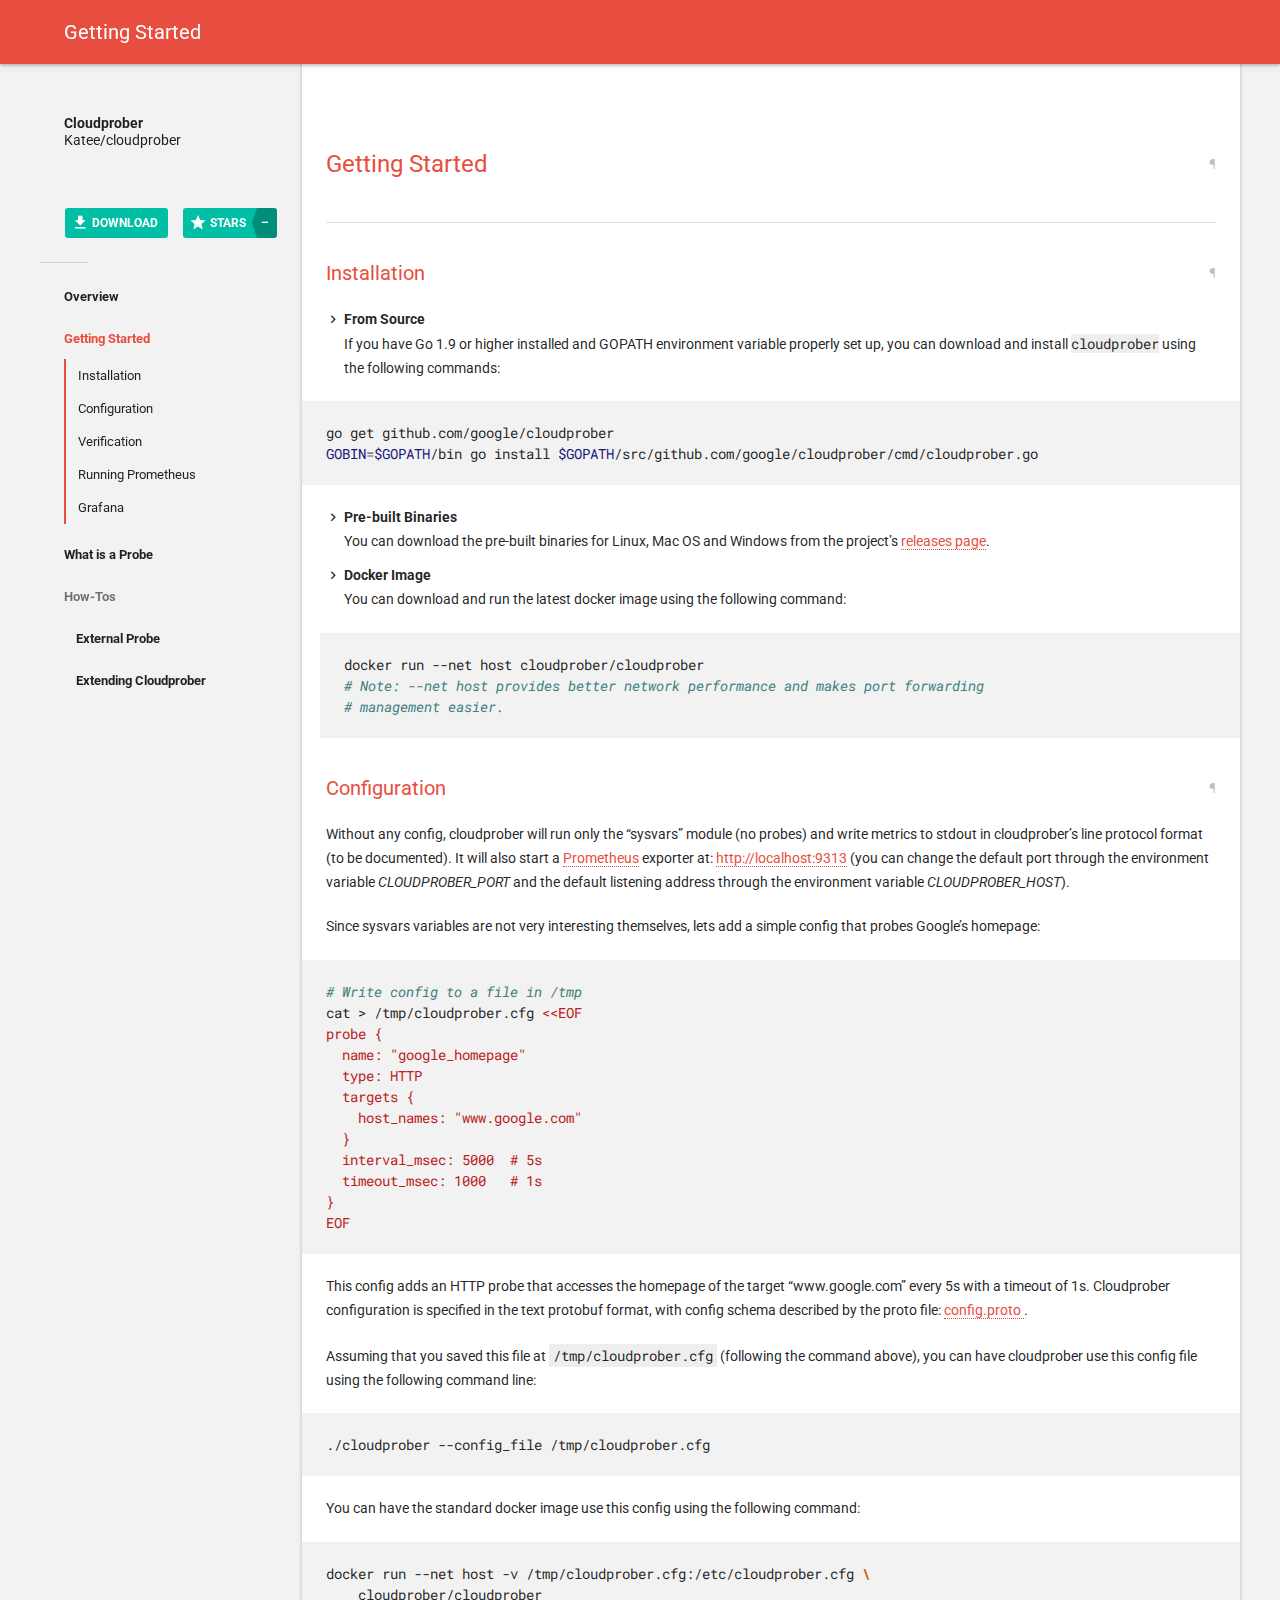
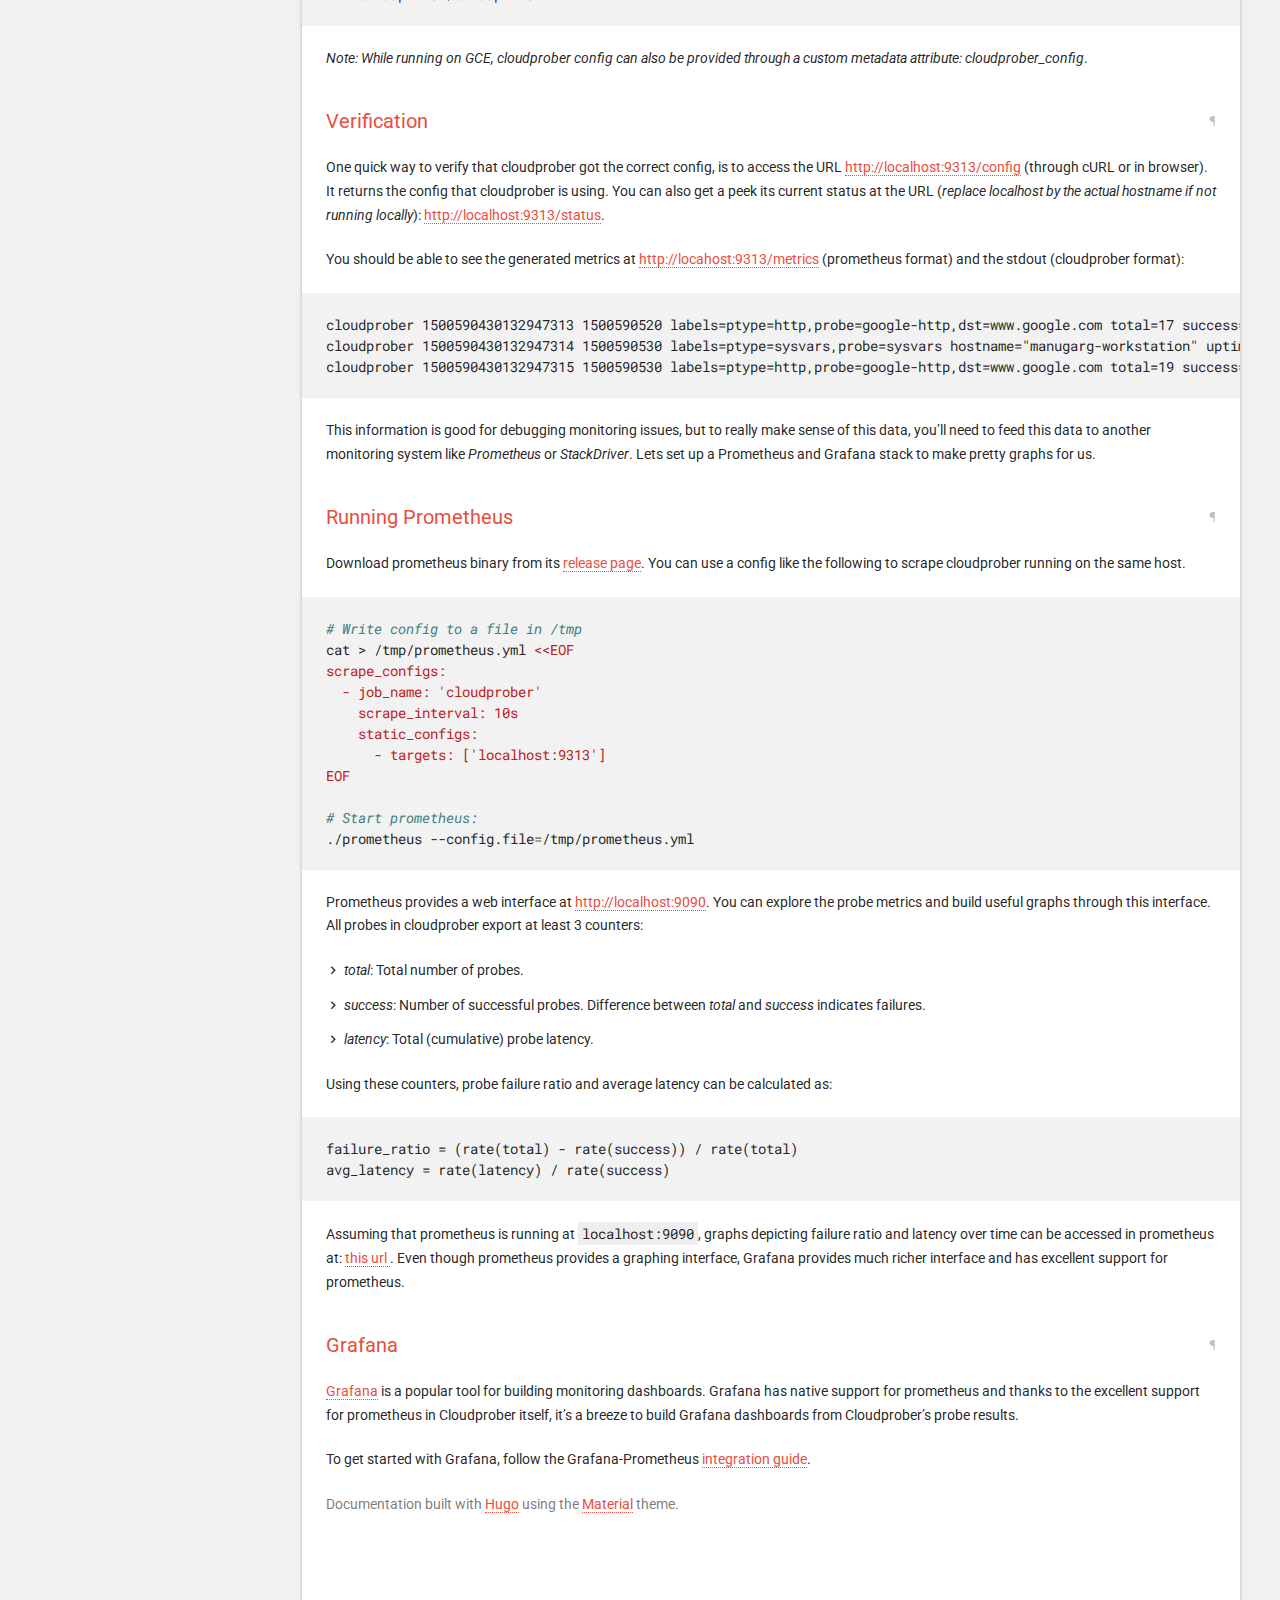
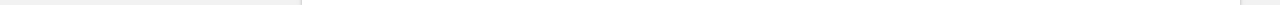
<file: getting-started/index.html>
<!DOCTYPE html>
  
  
  
  
   <html class="no-js"> 

  <head lang="en-us">
    <meta charset="utf-8">
    <meta name="viewport" content="width=device-width,user-scalable=no,initial-scale=1,maximum-scale=1">
    <meta http-equiv="X-UA-Compatible" content="IE=10" />
    <title>Getting Started - Cloudprober</title>
    <meta name="generator" content="Hugo 0.54.0" />

    
    <link rel="canonical" href="https://katee.github.io/cloudprober/getting-started/">
    

    <meta property="og:url" content="https://katee.github.io/cloudprober/getting-started/">
    <meta property="og:title" content="Cloudprober">
    
    <meta name="apple-mobile-web-app-title" content="Cloudprober">
    <meta name="apple-mobile-web-app-capable" content="yes">
    <meta name="apple-mobile-web-app-status-bar-style" content="black-translucent">

    <link rel="shortcut icon" type="image/x-icon" href="https://katee.github.io/cloudprober/images/favicon.ico">
    <link rel="icon" type="image/x-icon" href="https://katee.github.io/cloudprober/images/favicon.ico">

    <style>
      @font-face {
        font-family: 'Icon';
        src: url('https://katee.github.io/cloudprober/fonts/icon.eot');
        src: url('https://katee.github.io/cloudprober/fonts/icon.eot')
               format('embedded-opentype'),
             url('https://katee.github.io/cloudprober/fonts/icon.woff')
               format('woff'),
             url('https://katee.github.io/cloudprober/fonts/icon.ttf')
               format('truetype'),
             url('https://katee.github.io/cloudprober/fonts/icon.svg')
               format('svg');
        font-weight: normal;
        font-style: normal;
      }
    </style>

    <link rel="stylesheet" href="https://katee.github.io/cloudprober/stylesheets/application.css">
    <link rel="stylesheet" href="https://katee.github.io/cloudprober/stylesheets/temporary.css">
    <link rel="stylesheet" href="https://katee.github.io/cloudprober/stylesheets/palettes.css">
    <link rel="stylesheet" href="https://katee.github.io/cloudprober/stylesheets/syntax.css">

    
    
    
    <link rel="stylesheet" href="//fonts.googleapis.com/css?family=Roboto:400,700|Roboto&#43;Mono">
    <style>
      body, input {
        font-family: 'Roboto', Helvetica, Arial, sans-serif;
      }
      pre, code {
        font-family: 'Roboto Mono', 'Courier New', 'Courier', monospace;
      }
    </style>

    
    <script src="https://katee.github.io/cloudprober/javascripts/modernizr.js"></script>

    

  </head>
  <body class=" ">



	
	


<div class="backdrop">
	<div class="backdrop-paper"></div>
</div>

<input class="toggle" type="checkbox" id="toggle-drawer">
<input class="toggle" type="checkbox" id="toggle-search">
<label class="toggle-button overlay" for="toggle-drawer"></label>

<header class="header">
	<nav aria-label="Header">
  <div class="bar default">
    <div class="button button-menu" role="button" aria-label="Menu">
      <label class="toggle-button icon icon-menu" for="toggle-drawer">
        <span></span>
      </label>
    </div>
    <div class="stretch">
      <div class="title">
        Getting Started
      </div>
    </div>

    

    
    
        
  </div>
  <div class="bar search">
    <div class="button button-close" role="button" aria-label="Close">
      <label class="toggle-button icon icon-back" for="toggle-search"></label>
    </div>
    <div class="stretch">
      <div class="field">
        <input class="query" type="text" placeholder="Search" autocapitalize="off" autocorrect="off" autocomplete="off" spellcheck>
      </div>
    </div>
    <div class="button button-reset" role="button" aria-label="Search">
      <button class="toggle-button icon icon-close" id="reset-search"></button>
    </div>
  </div>
</nav>
</header>

<main class="main">
	<div class="drawer">
		<nav aria-label="Navigation">
  <a href="https://github.com/Katee/cloudprober" class="project">
    <div class="banner">
      
      <div class="name">
        <strong>Cloudprober </strong>
        
          <br>
          Katee/cloudprober
        
      </div>
    </div>
  </a>

  <div class="scrollable">
    <div class="wrapper">
      
        <ul class="repo">
          <li class="repo-download">
            <a href="https://github.com/Katee/cloudprober/archive/master.zip" target="_blank" title="Download" data-action="download">
              <i class="icon icon-download"></i> Download
            </a>
          </li>
          <li class="repo-stars">
            <a href="https://github.com/Katee/cloudprober/stargazers" target="_blank" title="Stargazers" data-action="star">
              <i class="icon icon-star"></i> Stars
              <span class="count">&ndash;</span>
            </a>
          </li>
        </ul>
        <hr>
      

      <div class="toc">
        
        <ul>
          




<li>
  
    



<a  title="Overview" href="https://katee.github.io/cloudprober/">
	
	Overview
</a>



  
</li>



<li>
  
    



<a class="current" title="Getting Started" href="https://katee.github.io/cloudprober/getting-started/">
	
	Getting Started
</a>


<ul id="scrollspy">
</ul>


  
</li>



<li>
  
    



<a  title="What is a Probe" href="https://katee.github.io/cloudprober/concepts/probe/">
	
	What is a Probe
</a>



  
</li>



<li>
  
    <span class="section">How-Tos</span>
    <ul>
      
        
        



<a  title="External Probe" href="https://katee.github.io/cloudprober/how-to/external-probe/">
	
	External Probe
</a>



      
        
        



<a  title="Extending Cloudprober" href="https://katee.github.io/cloudprober/how-to/extensions/">
	
	Extending Cloudprober
</a>



      
    </ul>
  
</li>


        </ul>
        

        
      </div>
    </div>
  </div>
</nav>

	</div>

	<article class="article">
		<div class="wrapper">
			<h1>Getting Started </h1>

			

<h2 id="installation">Installation</h2>

<ul>
<li><strong>From Source</strong><br />
If you have Go 1.9 or higher installed and GOPATH environment variable properly set up, you
can download and install <code>cloudprober</code> using the following commands:</li>
</ul>

<div class="highlight"><pre class="chroma"><code class="language-bash" data-lang="bash">go get github.com/google/cloudprober
<span class="nv">GOBIN</span><span class="o">=</span><span class="nv">$GOPATH</span>/bin go install <span class="nv">$GOPATH</span>/src/github.com/google/cloudprober/cmd/cloudprober.go</code></pre></div>

<ul>
<li><p><strong>Pre-built Binaries</strong><br />
You can download the pre-built binaries for Linux, Mac OS and Windows from the
project&rsquo;s <a href="http://github.com/google/cloudprober/releases">releases page</a>.</p></li>

<li><p><strong>Docker Image</strong><br />
You can download and run the latest docker image using the following command:
<div class="highlight"><pre class="chroma"><code class="language-bash" data-lang="bash">docker run --net host cloudprober/cloudprober
<span class="c1"># Note: --net host provides better network performance and makes port forwarding</span>
<span class="c1"># management easier.</span></code></pre></div></p></li>
</ul>

<h2 id="configuration">Configuration</h2>

<p>Without any config, cloudprober will run only the &ldquo;sysvars&rdquo; module (no probes)
and write metrics to stdout in cloudprober&rsquo;s line protocol format (to be
documented). It will also start a <a href="http://prometheus.io">Prometheus</a> exporter
at: <a href="http://localhost:9313">http://localhost:9313</a> (you can change the default port through the
environment variable <em>CLOUDPROBER_PORT</em> and the default listening address
through the environment variable <em>CLOUDPROBER_HOST</em>).</p>

<p>Since sysvars variables are not very interesting themselves, lets add a simple
config that probes Google&rsquo;s homepage:</p>

<div class="highlight"><pre class="chroma"><code class="language-bash" data-lang="bash"><span class="c1"># Write config to a file in /tmp</span>
cat &gt; /tmp/cloudprober.cfg <span class="s">&lt;&lt;EOF
</span><span class="s">probe {
</span><span class="s">  name: &#34;google_homepage&#34;
</span><span class="s">  type: HTTP
</span><span class="s">  targets {
</span><span class="s">    host_names: &#34;www.google.com&#34;
</span><span class="s">  }
</span><span class="s">  interval_msec: 5000  # 5s
</span><span class="s">  timeout_msec: 1000   # 1s
</span><span class="s">}
</span><span class="s">EOF</span></code></pre></div>

<p>This config adds an HTTP probe that accesses the homepage of the target
&ldquo;www.google.com&rdquo; every 5s with a timeout of 1s. Cloudprober configuration is
specified in the text protobuf format, with config schema described by the
proto file: <a href="https://github.com/google/cloudprober/blob/master/config/proto/config.proto">config.proto
</a>.</p>

<p>Assuming that you saved this file at <code>/tmp/cloudprober.cfg</code> (following the
command above), you can have cloudprober use this config file using the following command line:</p>

<div class="highlight"><pre class="chroma"><code class="language-bash" data-lang="bash">./cloudprober --config_file /tmp/cloudprober.cfg</code></pre></div>

<p>You can have the standard docker image use this config using the following
command:
<div class="highlight"><pre class="chroma"><code class="language-bash" data-lang="bash">docker run --net host -v /tmp/cloudprober.cfg:/etc/cloudprober.cfg <span class="se">\
</span><span class="se"></span>    cloudprober/cloudprober</code></pre></div></p>

<p><em>Note: While running on GCE, cloudprober config can also be provided through a
custom metadata attribute: cloudprober_config</em>.</p>

<h2 id="verification">Verification</h2>

<p>One quick way to verify that cloudprober got the correct config, is to access
the URL <a href="http://localhost:9313/config">http://localhost:9313/config</a> (through cURL or in browser). It returns
the config that cloudprober is using. You can also get a peek its current
status at the URL (<em>replace localhost by the actual hostname if not running
locally</em>): <a href="http://localhost:9313/status">http://localhost:9313/status</a>.</p>

<p>You should be able to see the generated metrics at <a href="http://locahost:9313/metrics">http://locahost:9313/metrics</a>
(prometheus format) and the stdout (cloudprober format):</p>

<div class="highlight"><pre class="chroma"><code class="language-text" data-lang="text">cloudprober 1500590430132947313 1500590520 labels=ptype=http,probe=google-http,dst=www.google.com total=17 success=17 latency=1808357 timeouts=0 resp-code=map:code,200:17
cloudprober 1500590430132947314 1500590530 labels=ptype=sysvars,probe=sysvars hostname=&#34;manugarg-workstation&#34; uptime=100
cloudprober 1500590430132947315 1500590530 labels=ptype=http,probe=google-http,dst=www.google.com total=19 success=19 latency=2116441 timeouts=0 resp-code=map:code,200:19</code></pre></div>

<p>This information is good for debugging monitoring issues, but to really make
sense of this data, you&rsquo;ll need to feed this data to another monitoring system
like <em>Prometheus</em> or <em>StackDriver</em>. Lets set up a Prometheus and Grafana stack
to make pretty graphs for us.</p>

<h2 id="running-prometheus">Running Prometheus</h2>

<p>Download prometheus binary from its <a href="https://prometheus.io/download/">release page</a>. You can use a config like the following
to scrape cloudprober running on the same host.</p>

<div class="highlight"><pre class="chroma"><code class="language-bash" data-lang="bash"><span class="c1"># Write config to a file in /tmp</span>
cat &gt; /tmp/prometheus.yml <span class="s">&lt;&lt;EOF
</span><span class="s">scrape_configs:
</span><span class="s">  - job_name: &#39;cloudprober&#39;
</span><span class="s">    scrape_interval: 10s
</span><span class="s">    static_configs:
</span><span class="s">      - targets: [&#39;localhost:9313&#39;]
</span><span class="s">EOF</span>

<span class="c1"># Start prometheus:</span>
./prometheus --config.file<span class="o">=</span>/tmp/prometheus.yml</code></pre></div>

<p>Prometheus provides a web interface at <a href="http://localhost:9090">http://localhost:9090</a>. You can explore
the probe metrics and build useful graphs through this interface. All probes
in cloudprober export at least 3 counters:</p>

<ul>
<li><em>total</em>: Total number of probes.</li>
<li><em>success</em>: Number of successful probes. Difference between <em>total</em> and
           <em>success</em> indicates failures.</li>
<li><em>latency</em>: Total (cumulative) probe latency.</li>
</ul>

<p>Using these counters, probe failure ratio and average latency can be calculated
as:</p>

<div class="highlight"><pre class="chroma"><code class="language-text" data-lang="text">failure_ratio = (rate(total) - rate(success)) / rate(total)
avg_latency = rate(latency) / rate(success)</code></pre></div>

<p>Assuming that prometheus is running at <code>localhost:9090</code>, graphs depicting
failure ratio and latency over time can be accessed in prometheus at: <a href="http://localhost:9090/graph?g0.range_input=1h&amp;g0.expr=(rate(total%5B1m%5D)+-+rate(success%5B1m%5D))+%2F+rate(total%5B1m%5D)&amp;g0.tab=0&amp;g1.range_input=1h&amp;g1.expr=rate(latency%5B1m%5D)+%2F+rate(success%5B1m%5D)+%2F+1000&amp;g1.tab=0">this url </a>.
Even though prometheus provides a graphing interface, Grafana provides much
richer interface and has excellent support for prometheus.</p>

<h2 id="grafana">Grafana</h2>

<p><a href="https://grafana.com">Grafana</a> is a popular tool for building monitoring
dashboards. Grafana has native support for prometheus and thanks to the
excellent support for prometheus in Cloudprober itself, it&rsquo;s a breeze to build
Grafana dashboards from Cloudprober&rsquo;s probe results.</p>

<p>To get started with Grafana, follow the Grafana-Prometheus
<a href="https://prometheus.io/docs/visualization/grafana/">integration guide</a>.</p>


			<aside class="copyright" role="note">
				
				Documentation built with
				<a href="https://www.gohugo.io" target="_blank">Hugo</a>
				using the
				<a href="http://github.com/digitalcraftsman/hugo-material-docs" target="_blank">Material</a> theme.
			</aside>

			<footer class="footer">
				
			</footer>
		</div>
	</article>

	<div class="results" role="status" aria-live="polite">
		<div class="scrollable">
			<div class="wrapper">
				<div class="meta"></div>
				<div class="list"></div>
			</div>
		</div>
	</div>
</main>

    <script>
    
      var base_url = 'https:\/\/katee.github.io\/cloudprober\/';
      var repo_id  = 'Katee\/cloudprober';
    
    </script>

    <script src="https://katee.github.io/cloudprober/javascripts/application.js"></script>
    

    <script>
      /* Add headers to scrollspy */
      var headers   = document.getElementsByTagName("h2");
      var scrollspy = document.getElementById('scrollspy');

      if(scrollspy) {
        if(headers.length > 0) {
          for(var i = 0; i < headers.length; i++) {
            var li = document.createElement("li");
            li.setAttribute("class", "anchor");

            var a  = document.createElement("a");
            a.setAttribute("href", "#" + headers[i].id);
            a.setAttribute("title", headers[i].innerHTML);
            a.innerHTML = headers[i].innerHTML;

            li.appendChild(a)
            scrollspy.appendChild(li);
          }
        } else {
          scrollspy.parentElement.removeChild(scrollspy)
        }


        /* Add permanent link next to the headers */
        var headers = document.querySelectorAll("h1, h2, h3, h4, h5, h6");

        for(var i = 0; i < headers.length; i++) {
            var a = document.createElement("a");
            a.setAttribute("class", "headerlink");
            a.setAttribute("href", "#" + headers[i].id);
            a.setAttribute("title", "Permanent link")
            a.innerHTML = "¶";
            headers[i].appendChild(a);
        }
      }
    </script>

    
      <script>
        (function(i,s,o,g,r,a,m){
          i['GoogleAnalyticsObject']=r;i[r]=i[r]||function(){(i[r].q=i[r].q||
          []).push(arguments)},i[r].l=1*new Date();a=s.createElement(o),
          m=s.getElementsByTagName(o)[0];a.async=1;a.src=g;
          m.parentNode.insertBefore(a,m)
        })(window, document,
          'script', '//www.google-analytics.com/analytics.js', 'ga');
         
        ga('create', 'UA-79661-8', 'auto');
        ga('set', 'anonymizeIp', true);
        ga('send', 'pageview');
         
        var buttons = document.querySelectorAll('a');
        Array.prototype.map.call(buttons, function(item) {
          if (item.host != document.location.host) {
            item.addEventListener('click', function() {
              var action = item.getAttribute('data-action') || 'follow';
              ga('send', 'event', 'outbound', action, item.href);
            });
          }
        });
         
        var query = document.querySelector('.query');
        query.addEventListener('blur', function() {
          if (this.value) {
            var path = document.location.pathname;
            ga('send', 'pageview', path + '?q=' + this.value);
          }
        });
      </script>
    
  </body>
</html>
</file>
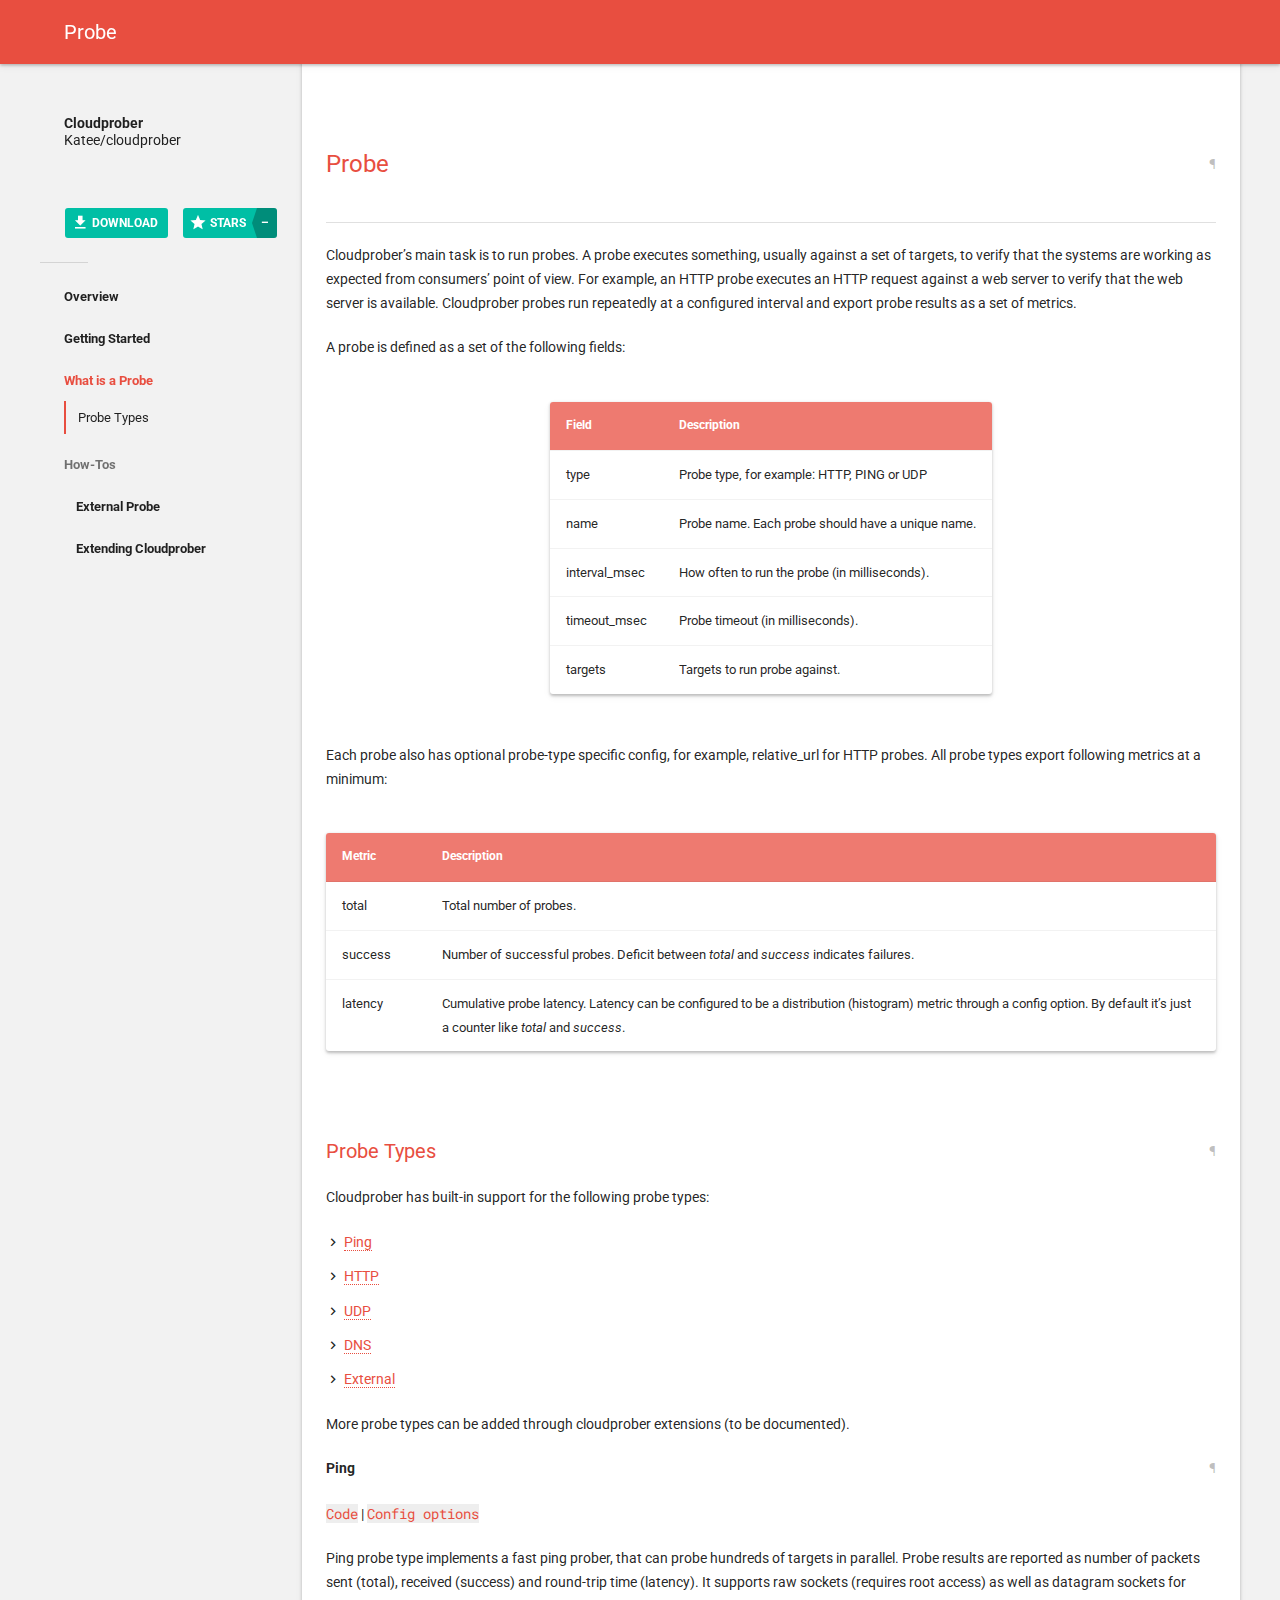
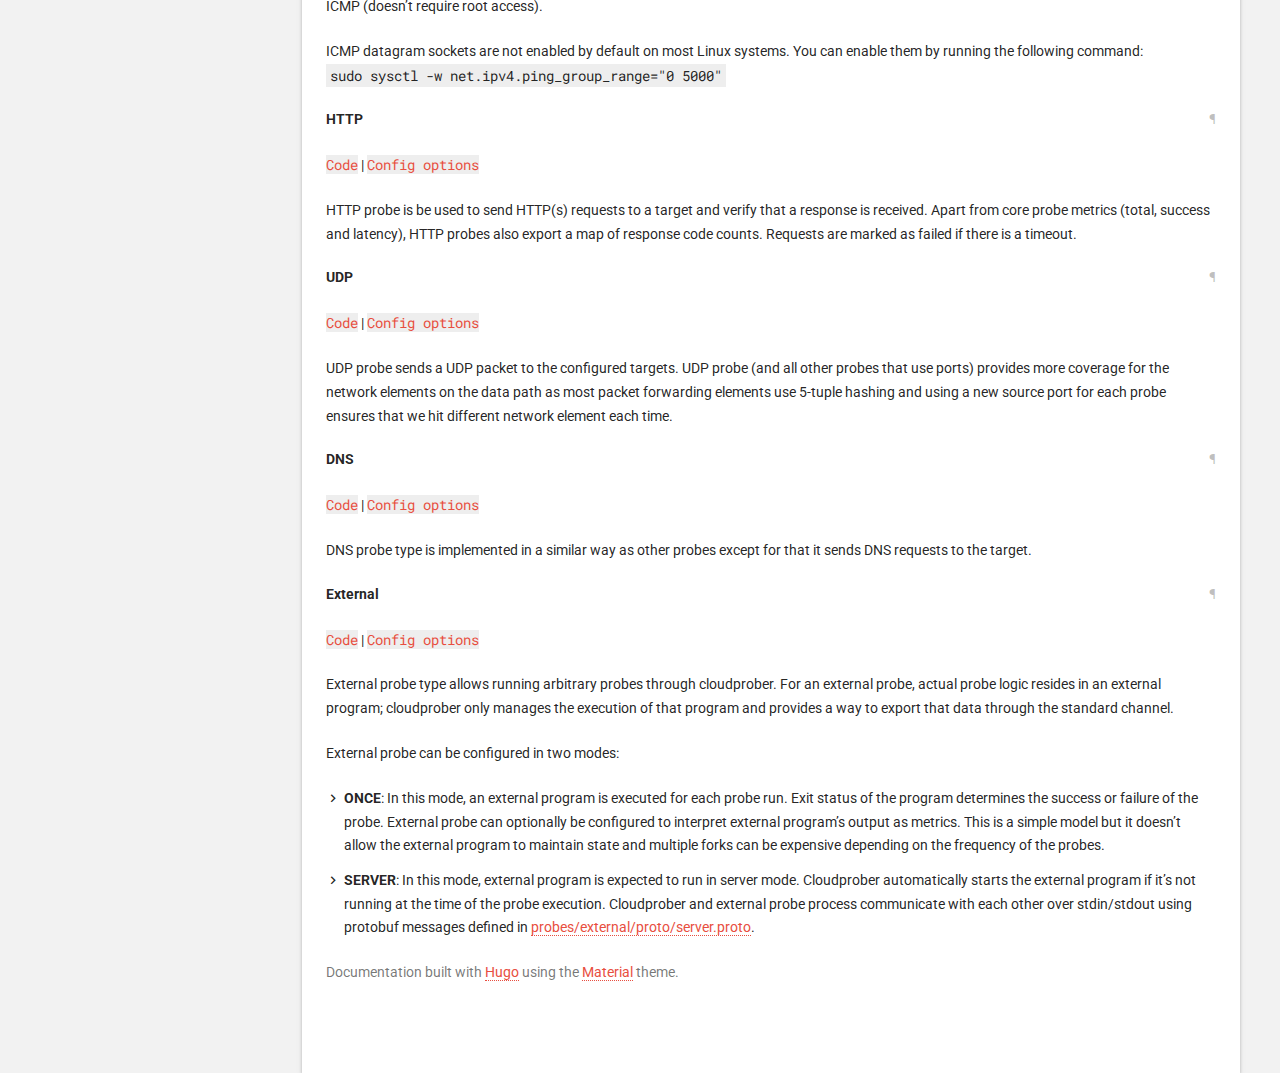
<file: concepts/probe/index.html>
<!DOCTYPE html>
  
  
  
  
   <html class="no-js"> 

  <head lang="en-us">
    <meta charset="utf-8">
    <meta name="viewport" content="width=device-width,user-scalable=no,initial-scale=1,maximum-scale=1">
    <meta http-equiv="X-UA-Compatible" content="IE=10" />
    <title>Probe - Cloudprober</title>
    <meta name="generator" content="Hugo 0.54.0" />

    
    <link rel="canonical" href="https://katee.github.io/cloudprober/concepts/probe/">
    

    <meta property="og:url" content="https://katee.github.io/cloudprober/concepts/probe/">
    <meta property="og:title" content="Cloudprober">
    
    <meta name="apple-mobile-web-app-title" content="Cloudprober">
    <meta name="apple-mobile-web-app-capable" content="yes">
    <meta name="apple-mobile-web-app-status-bar-style" content="black-translucent">

    <link rel="shortcut icon" type="image/x-icon" href="https://katee.github.io/cloudprober/images/favicon.ico">
    <link rel="icon" type="image/x-icon" href="https://katee.github.io/cloudprober/images/favicon.ico">

    <style>
      @font-face {
        font-family: 'Icon';
        src: url('https://katee.github.io/cloudprober/fonts/icon.eot');
        src: url('https://katee.github.io/cloudprober/fonts/icon.eot')
               format('embedded-opentype'),
             url('https://katee.github.io/cloudprober/fonts/icon.woff')
               format('woff'),
             url('https://katee.github.io/cloudprober/fonts/icon.ttf')
               format('truetype'),
             url('https://katee.github.io/cloudprober/fonts/icon.svg')
               format('svg');
        font-weight: normal;
        font-style: normal;
      }
    </style>

    <link rel="stylesheet" href="https://katee.github.io/cloudprober/stylesheets/application.css">
    <link rel="stylesheet" href="https://katee.github.io/cloudprober/stylesheets/temporary.css">
    <link rel="stylesheet" href="https://katee.github.io/cloudprober/stylesheets/palettes.css">
    <link rel="stylesheet" href="https://katee.github.io/cloudprober/stylesheets/syntax.css">

    
    
    
    <link rel="stylesheet" href="//fonts.googleapis.com/css?family=Roboto:400,700|Roboto&#43;Mono">
    <style>
      body, input {
        font-family: 'Roboto', Helvetica, Arial, sans-serif;
      }
      pre, code {
        font-family: 'Roboto Mono', 'Courier New', 'Courier', monospace;
      }
    </style>

    
    <script src="https://katee.github.io/cloudprober/javascripts/modernizr.js"></script>

    

  </head>
  <body class=" ">



	
	


<div class="backdrop">
	<div class="backdrop-paper"></div>
</div>

<input class="toggle" type="checkbox" id="toggle-drawer">
<input class="toggle" type="checkbox" id="toggle-search">
<label class="toggle-button overlay" for="toggle-drawer"></label>

<header class="header">
	<nav aria-label="Header">
  <div class="bar default">
    <div class="button button-menu" role="button" aria-label="Menu">
      <label class="toggle-button icon icon-menu" for="toggle-drawer">
        <span></span>
      </label>
    </div>
    <div class="stretch">
      <div class="title">
        Probe
      </div>
    </div>

    

    
    
        
  </div>
  <div class="bar search">
    <div class="button button-close" role="button" aria-label="Close">
      <label class="toggle-button icon icon-back" for="toggle-search"></label>
    </div>
    <div class="stretch">
      <div class="field">
        <input class="query" type="text" placeholder="Search" autocapitalize="off" autocorrect="off" autocomplete="off" spellcheck>
      </div>
    </div>
    <div class="button button-reset" role="button" aria-label="Search">
      <button class="toggle-button icon icon-close" id="reset-search"></button>
    </div>
  </div>
</nav>
</header>

<main class="main">
	<div class="drawer">
		<nav aria-label="Navigation">
  <a href="https://github.com/Katee/cloudprober" class="project">
    <div class="banner">
      
      <div class="name">
        <strong>Cloudprober </strong>
        
          <br>
          Katee/cloudprober
        
      </div>
    </div>
  </a>

  <div class="scrollable">
    <div class="wrapper">
      
        <ul class="repo">
          <li class="repo-download">
            <a href="https://github.com/Katee/cloudprober/archive/master.zip" target="_blank" title="Download" data-action="download">
              <i class="icon icon-download"></i> Download
            </a>
          </li>
          <li class="repo-stars">
            <a href="https://github.com/Katee/cloudprober/stargazers" target="_blank" title="Stargazers" data-action="star">
              <i class="icon icon-star"></i> Stars
              <span class="count">&ndash;</span>
            </a>
          </li>
        </ul>
        <hr>
      

      <div class="toc">
        
        <ul>
          




<li>
  
    



<a  title="Overview" href="https://katee.github.io/cloudprober/">
	
	Overview
</a>



  
</li>



<li>
  
    



<a  title="Getting Started" href="https://katee.github.io/cloudprober/getting-started/">
	
	Getting Started
</a>



  
</li>



<li>
  
    



<a class="current" title="What is a Probe" href="https://katee.github.io/cloudprober/concepts/probe/">
	
	What is a Probe
</a>


<ul id="scrollspy">
</ul>


  
</li>



<li>
  
    <span class="section">How-Tos</span>
    <ul>
      
        
        



<a  title="External Probe" href="https://katee.github.io/cloudprober/how-to/external-probe/">
	
	External Probe
</a>



      
        
        



<a  title="Extending Cloudprober" href="https://katee.github.io/cloudprober/how-to/extensions/">
	
	Extending Cloudprober
</a>



      
    </ul>
  
</li>


        </ul>
        

        
      </div>
    </div>
  </div>
</nav>

	</div>

	<article class="article">
		<div class="wrapper">
			<h1>Probe </h1>

			

<p>Cloudprober&rsquo;s main task is to run probes. A probe executes something, usually
against a set of targets, to verify that the systems are working as expected from consumers&rsquo; point of view. For example, an HTTP probe executes an HTTP request against a web server to verify that the web server is available. Cloudprober probes run repeatedly at a configured interval and export probe results as a set of metrics.</p>

<p>A probe is defined as a set of the following fields:</p>

<table>
<thead>
<tr>
<th>Field</th>
<th>Description</th>
</tr>
</thead>

<tbody>
<tr>
<td>type</td>
<td>Probe type, for example: HTTP, PING or UDP</td>
</tr>

<tr>
<td>name</td>
<td>Probe name. Each probe should have a unique name.</td>
</tr>

<tr>
<td>interval_msec</td>
<td>How often to run the probe (in milliseconds).</td>
</tr>

<tr>
<td>timeout_msec</td>
<td>Probe timeout (in milliseconds).</td>
</tr>

<tr>
<td>targets</td>
<td>Targets to run probe against.</td>
</tr>
</tbody>
</table>

<p>Each probe also has optional probe-type specific config, for example,
relative_url for HTTP probes. All probe types export following metrics at a
minimum:</p>

<table>
<thead>
<tr>
<th>Metric</th>
<th>Description</th>
</tr>
</thead>

<tbody>
<tr>
<td>total</td>
<td>Total number of probes.</td>
</tr>

<tr>
<td>success</td>
<td>Number of successful probes. Deficit between <em>total</em> and <em>success</em> indicates failures.</td>
</tr>

<tr>
<td>latency</td>
<td>Cumulative probe latency. Latency can be configured to be a distribution (histogram) metric through a config option. By default it&rsquo;s just a counter like <em>total</em> and <em>success</em>.</td>
</tr>
</tbody>
</table>

<h2 id="probe-types">Probe Types</h2>

<p>Cloudprober has built-in support for the following probe types:</p>

<ul>
<li><a href="#ping">Ping</a></li>
<li><a href="#http">HTTP</a></li>
<li><a href="#udp">UDP</a></li>
<li><a href="#dns">DNS</a></li>
<li><a href="#external">External</a></li>
</ul>

<p>More probe types can be added through cloudprober extensions (to be documented).</p>

<h3 id="ping">Ping</h3>

<p><a href="http://github.com/google/cloudprober/tree/master/probes/ping"><code>Code</code></a> | <a href="http://github.com/google/cloudprober/tree/master/probes/ping/proto/config.proto"><code>Config
options</code></a></p>

<p>Ping probe type implements a fast ping prober, that can probe hundreds of
targets in parallel. Probe results are reported as number of packets sent
(total), received (success) and round-trip time (latency). It supports raw
sockets (requires root access) as well as datagram sockets for ICMP (doesn&rsquo;t
require root access).</p>

<p>ICMP datagram sockets are not enabled by default on most Linux systems. You can
enable them by running the following command:
<code>sudo sysctl -w net.ipv4.ping_group_range=&quot;0 5000&quot;</code></p>

<h3 id="http">HTTP</h3>

<p><a href="http://github.com/google/cloudprober/tree/master/probes/http"><code>Code</code></a> | <a href="http://github.com/google/cloudprober/tree/master/probes/http/proto/config.proto"><code>Config
options</code></a></p>

<p>HTTP probe is be used to send HTTP(s) requests to a target and verify that a
response is received. Apart from core probe metrics (total, success and
latency), HTTP probes also export a map of response code counts. Requests are
marked as failed if there is a timeout.</p>

<h3 id="udp">UDP</h3>

<p><a href="http://github.com/google/cloudprober/tree/master/probes/udp"><code>Code</code></a> | <a href="http://github.com/google/cloudprober/tree/master/probes/udp/proto/config.proto"><code>Config
options</code></a></p>

<p>UDP probe sends a UDP packet to the configured targets. UDP probe (and all
other probes that use ports) provides more coverage for the network elements on
the data path as most packet forwarding elements use 5-tuple hashing and using
a new source port for each probe ensures that we hit different network element
each time.</p>

<h3 id="dns">DNS</h3>

<p><a href="http://github.com/google/cloudprober/tree/master/probes/dns"><code>Code</code></a> | <a href="http://github.com/google/cloudprober/tree/master/probes/dns/proto/config.proto"><code>Config
options</code></a></p>

<p>DNS probe type is implemented in a similar way as other probes except for that
it sends DNS requests to the target.</p>

<h3 id="external">External</h3>

<p><a href="http://github.com/google/cloudprober/tree/master/probes/external"><code>Code</code></a> | <a href="http://github.com/google/cloudprober/tree/master/probes/external/proto/config.proto"><code>Config
options</code></a></p>

<p>External probe type allows running arbitrary probes through cloudprober. For an
external probe, actual probe logic resides in an external program; cloudprober
only manages the execution of that program and provides a way to export that
data through the standard channel.</p>

<p>External probe can be configured in two modes:</p>

<ul>
<li><p><strong>ONCE</strong>:
In this mode, an external program is executed for each probe run. Exit
status of the program determines the success or failure of the probe.
External probe can optionally be configured to interpret external program&rsquo;s
output as metrics. This is a simple model but it doesn&rsquo;t allow the external
program to maintain state and multiple forks can be expensive depending on
the frequency of the probes.</p></li>

<li><p><strong>SERVER</strong>:
In this mode, external program is expected to run in server mode. Cloudprober
automatically starts the external program if it&rsquo;s not running at the time of
the probe execution. Cloudprober and external probe process communicate with
each other over stdin/stdout using protobuf messages defined in
<a href="https://github.com/google/cloudprober/blob/master/probes/external/proto/server.proto">probes/external/proto/server.proto</a>.</p></li>
</ul>


			<aside class="copyright" role="note">
				
				Documentation built with
				<a href="https://www.gohugo.io" target="_blank">Hugo</a>
				using the
				<a href="http://github.com/digitalcraftsman/hugo-material-docs" target="_blank">Material</a> theme.
			</aside>

			<footer class="footer">
				
			</footer>
		</div>
	</article>

	<div class="results" role="status" aria-live="polite">
		<div class="scrollable">
			<div class="wrapper">
				<div class="meta"></div>
				<div class="list"></div>
			</div>
		</div>
	</div>
</main>

    <script>
    
      var base_url = 'https:\/\/katee.github.io\/cloudprober\/';
      var repo_id  = 'Katee\/cloudprober';
    
    </script>

    <script src="https://katee.github.io/cloudprober/javascripts/application.js"></script>
    

    <script>
      /* Add headers to scrollspy */
      var headers   = document.getElementsByTagName("h2");
      var scrollspy = document.getElementById('scrollspy');

      if(scrollspy) {
        if(headers.length > 0) {
          for(var i = 0; i < headers.length; i++) {
            var li = document.createElement("li");
            li.setAttribute("class", "anchor");

            var a  = document.createElement("a");
            a.setAttribute("href", "#" + headers[i].id);
            a.setAttribute("title", headers[i].innerHTML);
            a.innerHTML = headers[i].innerHTML;

            li.appendChild(a)
            scrollspy.appendChild(li);
          }
        } else {
          scrollspy.parentElement.removeChild(scrollspy)
        }


        /* Add permanent link next to the headers */
        var headers = document.querySelectorAll("h1, h2, h3, h4, h5, h6");

        for(var i = 0; i < headers.length; i++) {
            var a = document.createElement("a");
            a.setAttribute("class", "headerlink");
            a.setAttribute("href", "#" + headers[i].id);
            a.setAttribute("title", "Permanent link")
            a.innerHTML = "¶";
            headers[i].appendChild(a);
        }
      }
    </script>

    
      <script>
        (function(i,s,o,g,r,a,m){
          i['GoogleAnalyticsObject']=r;i[r]=i[r]||function(){(i[r].q=i[r].q||
          []).push(arguments)},i[r].l=1*new Date();a=s.createElement(o),
          m=s.getElementsByTagName(o)[0];a.async=1;a.src=g;
          m.parentNode.insertBefore(a,m)
        })(window, document,
          'script', '//www.google-analytics.com/analytics.js', 'ga');
         
        ga('create', 'UA-79661-8', 'auto');
        ga('set', 'anonymizeIp', true);
        ga('send', 'pageview');
         
        var buttons = document.querySelectorAll('a');
        Array.prototype.map.call(buttons, function(item) {
          if (item.host != document.location.host) {
            item.addEventListener('click', function() {
              var action = item.getAttribute('data-action') || 'follow';
              ga('send', 'event', 'outbound', action, item.href);
            });
          }
        });
         
        var query = document.querySelector('.query');
        query.addEventListener('blur', function() {
          if (this.value) {
            var path = document.location.pathname;
            ga('send', 'pageview', path + '?q=' + this.value);
          }
        });
      </script>
    
  </body>
</html>
</file>
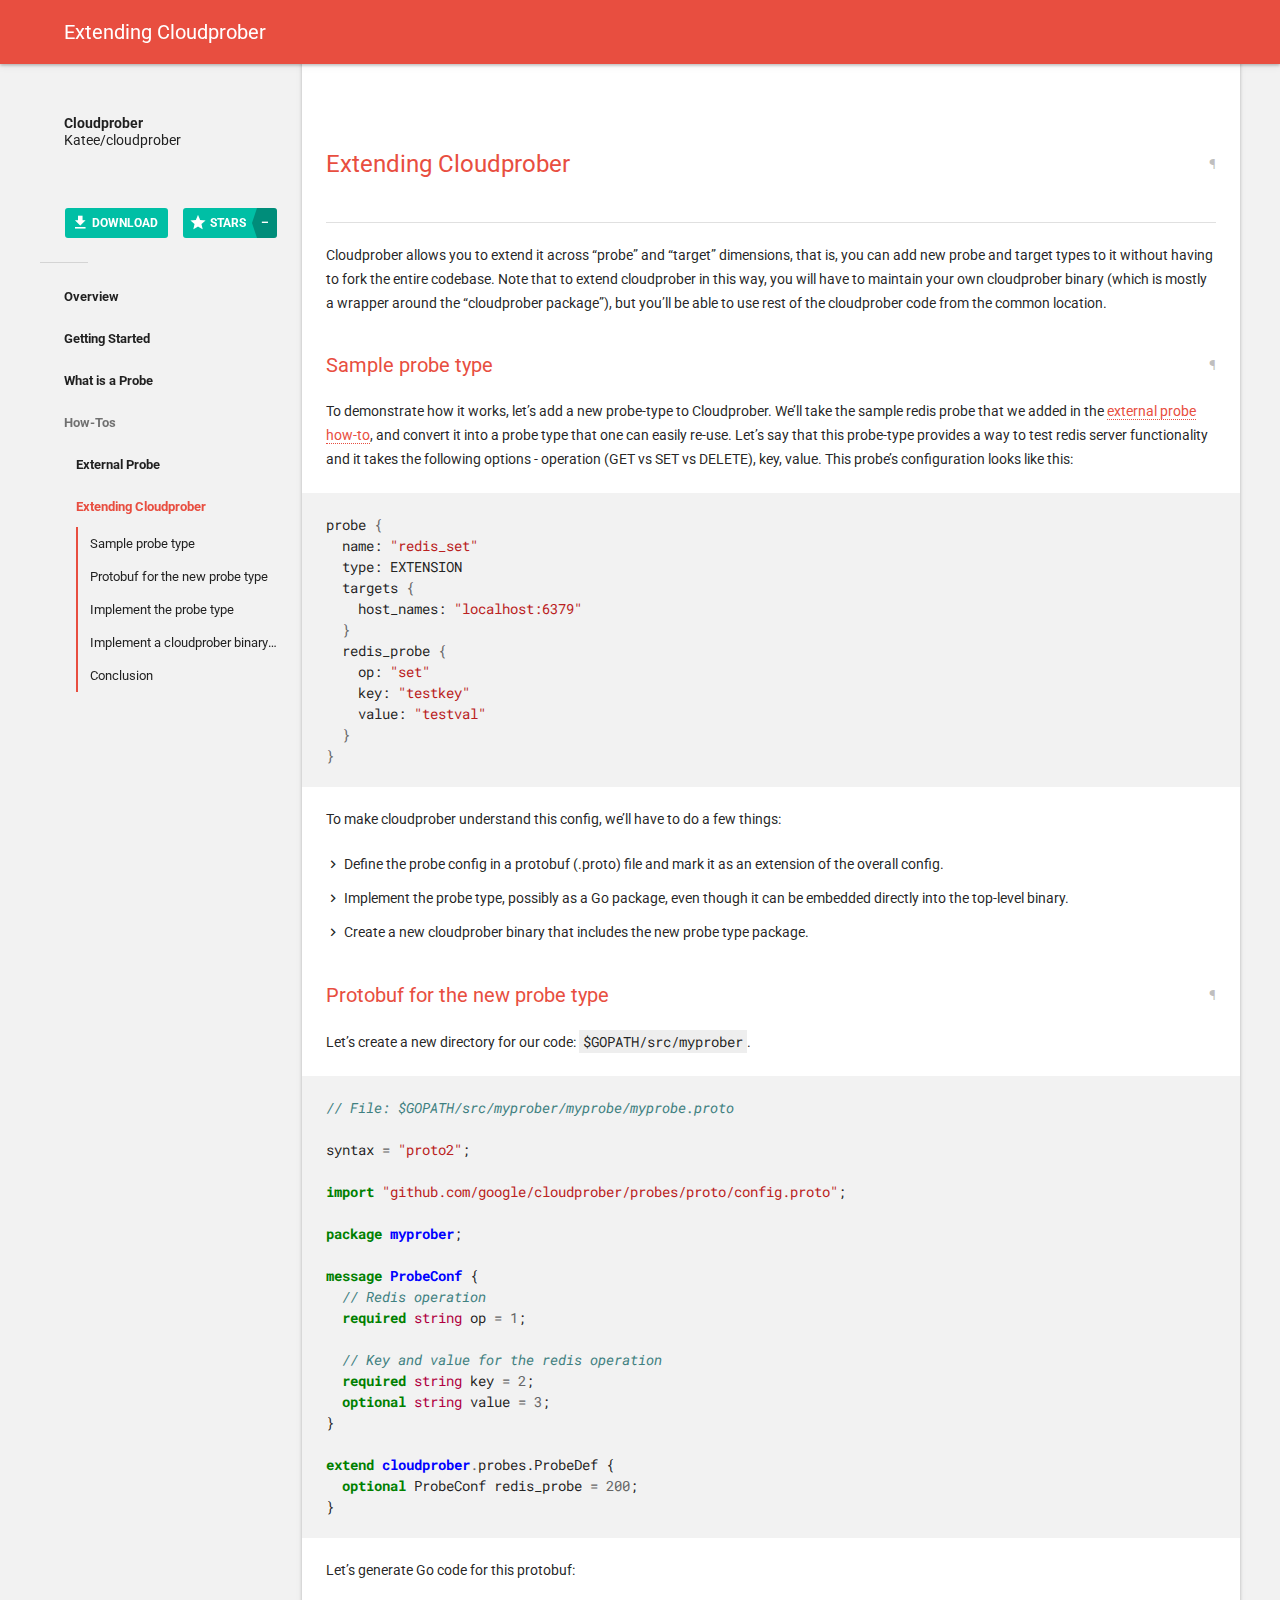
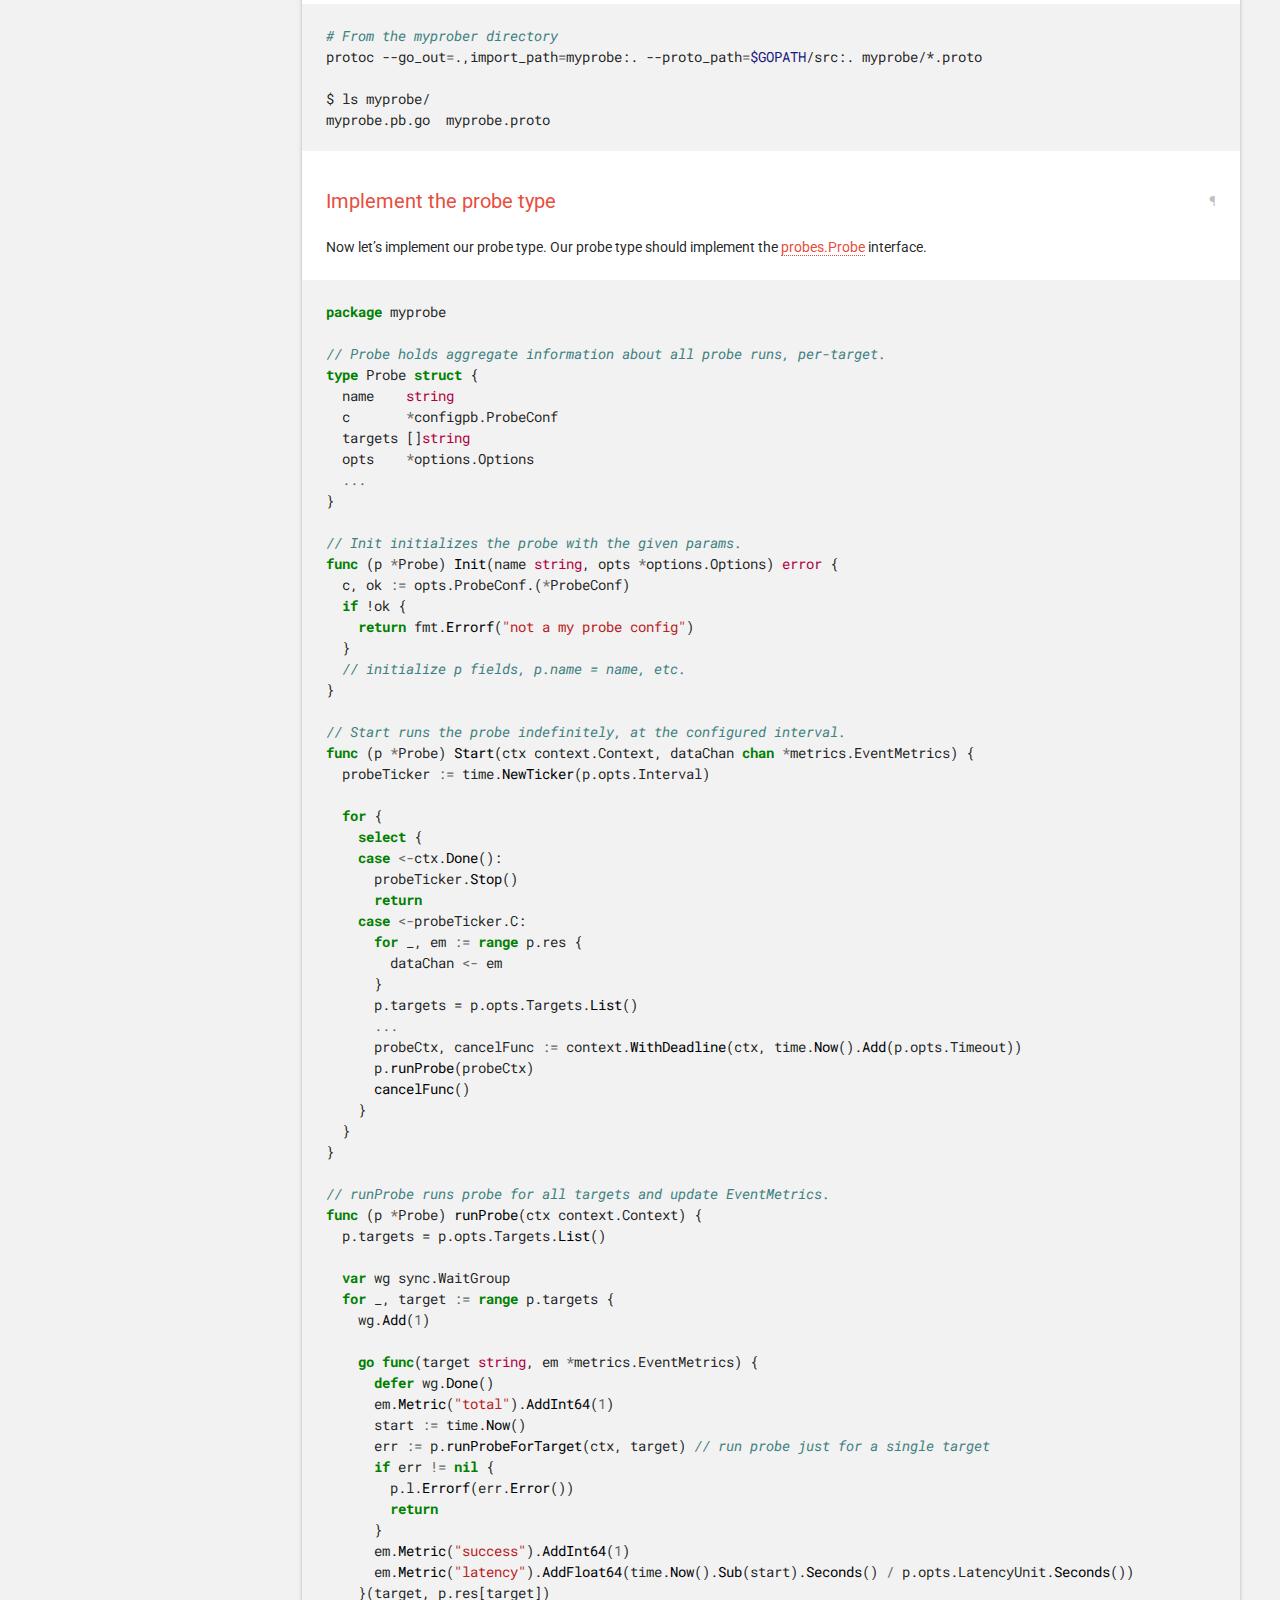
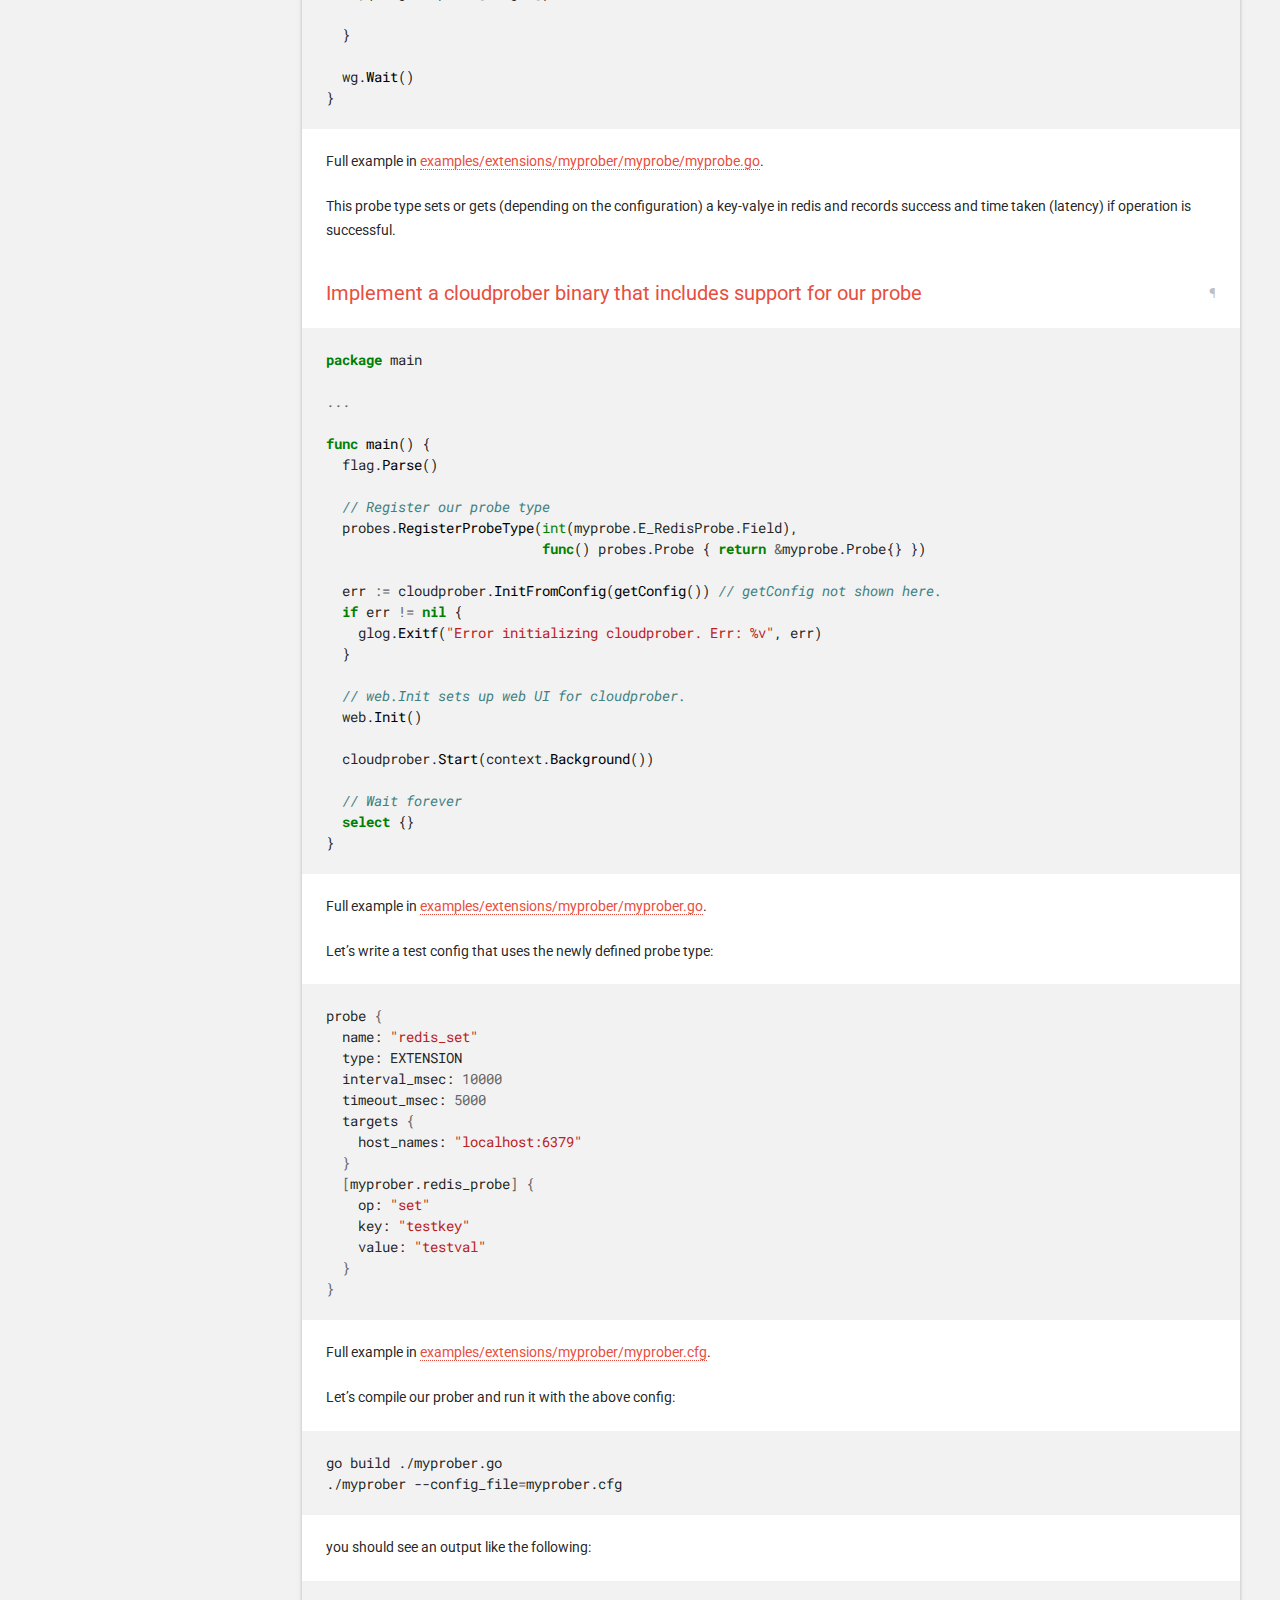
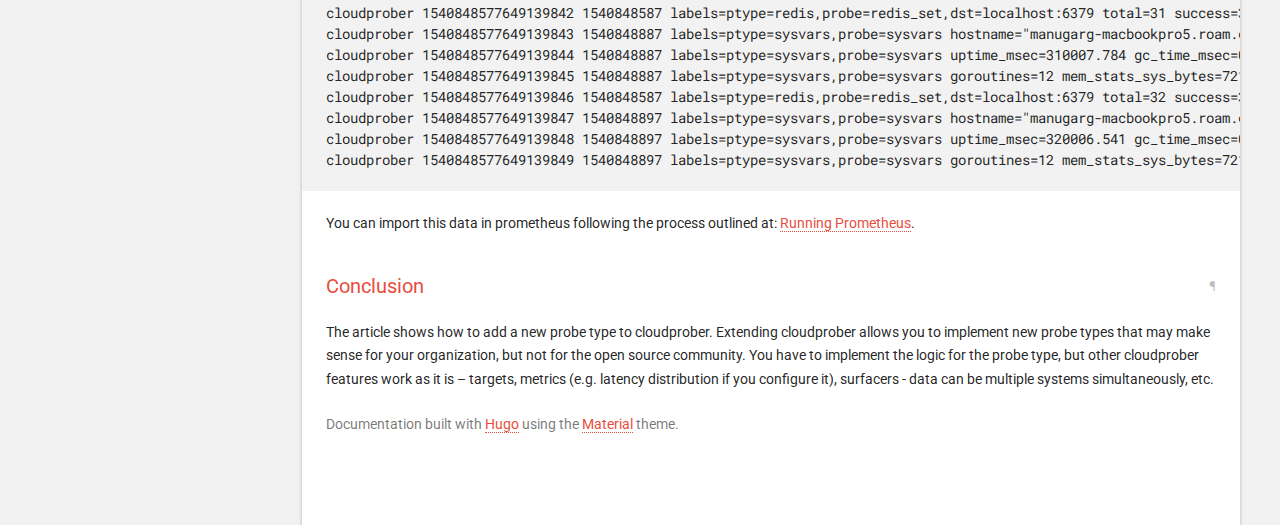
<file: how-to/extensions/index.html>
<!DOCTYPE html>
  
  
  
  
   <html class="no-js"> 

  <head lang="en-us">
    <meta charset="utf-8">
    <meta name="viewport" content="width=device-width,user-scalable=no,initial-scale=1,maximum-scale=1">
    <meta http-equiv="X-UA-Compatible" content="IE=10" />
    <title>Extending Cloudprober - Cloudprober</title>
    <meta name="generator" content="Hugo 0.54.0" />

    
    <link rel="canonical" href="https://katee.github.io/cloudprober/how-to/extensions/">
    

    <meta property="og:url" content="https://katee.github.io/cloudprober/how-to/extensions/">
    <meta property="og:title" content="Cloudprober">
    
    <meta name="apple-mobile-web-app-title" content="Cloudprober">
    <meta name="apple-mobile-web-app-capable" content="yes">
    <meta name="apple-mobile-web-app-status-bar-style" content="black-translucent">

    <link rel="shortcut icon" type="image/x-icon" href="https://katee.github.io/cloudprober/images/favicon.ico">
    <link rel="icon" type="image/x-icon" href="https://katee.github.io/cloudprober/images/favicon.ico">

    <style>
      @font-face {
        font-family: 'Icon';
        src: url('https://katee.github.io/cloudprober/fonts/icon.eot');
        src: url('https://katee.github.io/cloudprober/fonts/icon.eot')
               format('embedded-opentype'),
             url('https://katee.github.io/cloudprober/fonts/icon.woff')
               format('woff'),
             url('https://katee.github.io/cloudprober/fonts/icon.ttf')
               format('truetype'),
             url('https://katee.github.io/cloudprober/fonts/icon.svg')
               format('svg');
        font-weight: normal;
        font-style: normal;
      }
    </style>

    <link rel="stylesheet" href="https://katee.github.io/cloudprober/stylesheets/application.css">
    <link rel="stylesheet" href="https://katee.github.io/cloudprober/stylesheets/temporary.css">
    <link rel="stylesheet" href="https://katee.github.io/cloudprober/stylesheets/palettes.css">
    <link rel="stylesheet" href="https://katee.github.io/cloudprober/stylesheets/syntax.css">

    
    
    
    <link rel="stylesheet" href="//fonts.googleapis.com/css?family=Roboto:400,700|Roboto&#43;Mono">
    <style>
      body, input {
        font-family: 'Roboto', Helvetica, Arial, sans-serif;
      }
      pre, code {
        font-family: 'Roboto Mono', 'Courier New', 'Courier', monospace;
      }
    </style>

    
    <script src="https://katee.github.io/cloudprober/javascripts/modernizr.js"></script>

    

  </head>
  <body class=" ">



	
	


<div class="backdrop">
	<div class="backdrop-paper"></div>
</div>

<input class="toggle" type="checkbox" id="toggle-drawer">
<input class="toggle" type="checkbox" id="toggle-search">
<label class="toggle-button overlay" for="toggle-drawer"></label>

<header class="header">
	<nav aria-label="Header">
  <div class="bar default">
    <div class="button button-menu" role="button" aria-label="Menu">
      <label class="toggle-button icon icon-menu" for="toggle-drawer">
        <span></span>
      </label>
    </div>
    <div class="stretch">
      <div class="title">
        Extending Cloudprober
      </div>
    </div>

    

    
    
        
  </div>
  <div class="bar search">
    <div class="button button-close" role="button" aria-label="Close">
      <label class="toggle-button icon icon-back" for="toggle-search"></label>
    </div>
    <div class="stretch">
      <div class="field">
        <input class="query" type="text" placeholder="Search" autocapitalize="off" autocorrect="off" autocomplete="off" spellcheck>
      </div>
    </div>
    <div class="button button-reset" role="button" aria-label="Search">
      <button class="toggle-button icon icon-close" id="reset-search"></button>
    </div>
  </div>
</nav>
</header>

<main class="main">
	<div class="drawer">
		<nav aria-label="Navigation">
  <a href="https://github.com/Katee/cloudprober" class="project">
    <div class="banner">
      
      <div class="name">
        <strong>Cloudprober </strong>
        
          <br>
          Katee/cloudprober
        
      </div>
    </div>
  </a>

  <div class="scrollable">
    <div class="wrapper">
      
        <ul class="repo">
          <li class="repo-download">
            <a href="https://github.com/Katee/cloudprober/archive/master.zip" target="_blank" title="Download" data-action="download">
              <i class="icon icon-download"></i> Download
            </a>
          </li>
          <li class="repo-stars">
            <a href="https://github.com/Katee/cloudprober/stargazers" target="_blank" title="Stargazers" data-action="star">
              <i class="icon icon-star"></i> Stars
              <span class="count">&ndash;</span>
            </a>
          </li>
        </ul>
        <hr>
      

      <div class="toc">
        
        <ul>
          




<li>
  
    



<a  title="Overview" href="https://katee.github.io/cloudprober/">
	
	Overview
</a>



  
</li>



<li>
  
    



<a  title="Getting Started" href="https://katee.github.io/cloudprober/getting-started/">
	
	Getting Started
</a>



  
</li>



<li>
  
    



<a  title="What is a Probe" href="https://katee.github.io/cloudprober/concepts/probe/">
	
	What is a Probe
</a>



  
</li>



<li>
  
    <span class="section">How-Tos</span>
    <ul>
      
        
        



<a  title="External Probe" href="https://katee.github.io/cloudprober/how-to/external-probe/">
	
	External Probe
</a>



      
        
        



<a class="current" title="Extending Cloudprober" href="https://katee.github.io/cloudprober/how-to/extensions/">
	
	Extending Cloudprober
</a>


<ul id="scrollspy">
</ul>


      
    </ul>
  
</li>


        </ul>
        

        
      </div>
    </div>
  </div>
</nav>

	</div>

	<article class="article">
		<div class="wrapper">
			<h1>Extending Cloudprober </h1>

			

<p>Cloudprober allows you to extend it across &ldquo;probe&rdquo; and &ldquo;target&rdquo; dimensions,
that is, you can add new probe and target types to it without having to fork
the entire codebase. Note that to extend cloudprober in this way, you will have
to maintain your own cloudprober binary (which is mostly a wrapper around the
&ldquo;cloudprober package&rdquo;), but you&rsquo;ll be able to use rest of the cloudprober code
from the common location.</p>

<h2 id="sample-probe-type">Sample probe type</h2>

<p>To demonstrate how it works, let&rsquo;s add a new probe-type to Cloudprober. We&rsquo;ll
take the sample redis probe that we added in the
<a href="https://katee.github.io/cloudprober/how-to/external-probe/#sample-probe">external probe how-to</a>,
and convert it into a probe type that one can easily re-use. Let&rsquo;s say that
this probe-type provides a way to test redis server functionality and it takes
the following options - operation (GET vs SET vs DELETE), key, value. This
probe&rsquo;s configuration looks like this:</p>

<div class="highlight"><pre class="chroma"><code class="language-shell" data-lang="shell">probe <span class="o">{</span>
  name: <span class="s2">&#34;redis_set&#34;</span>
  type: EXTENSION
  targets <span class="o">{</span>
    host_names: <span class="s2">&#34;localhost:6379&#34;</span>
  <span class="o">}</span>
  redis_probe <span class="o">{</span>
    op: <span class="s2">&#34;set&#34;</span>
    key: <span class="s2">&#34;testkey&#34;</span>
    value: <span class="s2">&#34;testval&#34;</span>
  <span class="o">}</span>
<span class="o">}</span></code></pre></div>

<p>To make cloudprober understand this config, we&rsquo;ll have to do a few things:</p>

<ul>
<li><p>Define the probe config in a protobuf (.proto) file and mark it as an
extension of the overall config.</p></li>

<li><p>Implement the probe type, possibly as a Go package, even though it can
be embedded directly into the top-level binary.</p></li>

<li><p>Create a new cloudprober binary that includes the new probe type package.</p></li>
</ul>

<h2 id="protobuf-for-the-new-probe-type">Protobuf for the new probe type</h2>

<p>Let&rsquo;s create a new directory for our code: <code>$GOPATH/src/myprober</code>.</p>

<div class="highlight"><pre class="chroma"><code class="language-protobuf" data-lang="protobuf"><span class="c1">// File: $GOPATH/src/myprober/myprobe/myprobe.proto
</span><span class="c1"></span><span class="err">
</span><span class="err"></span><span class="n">syntax</span> <span class="o">=</span> <span class="s">&#34;proto2&#34;</span><span class="p">;</span><span class="err">
</span><span class="err">
</span><span class="err"></span><span class="k">import</span> <span class="s">&#34;github.com/google/cloudprober/probes/proto/config.proto&#34;</span><span class="p">;</span><span class="err">
</span><span class="err">
</span><span class="err"></span><span class="kn">package</span> <span class="nn">myprober</span><span class="p">;</span><span class="err">
</span><span class="err">
</span><span class="err"></span><span class="kd">message</span> <span class="nc">ProbeConf</span> <span class="p">{</span><span class="err">
</span><span class="err"></span>  <span class="c1">// Redis operation
</span><span class="c1"></span>  <span class="k">required</span> <span class="kt">string</span> <span class="n">op</span> <span class="o">=</span> <span class="mi">1</span><span class="p">;</span><span class="err">
</span><span class="err">
</span><span class="err"></span>  <span class="c1">// Key and value for the redis operation
</span><span class="c1"></span>  <span class="k">required</span> <span class="kt">string</span> <span class="n">key</span> <span class="o">=</span> <span class="mi">2</span><span class="p">;</span><span class="err">
</span><span class="err"></span>  <span class="k">optional</span> <span class="kt">string</span> <span class="n">value</span> <span class="o">=</span> <span class="mi">3</span><span class="p">;</span><span class="err">
</span><span class="err"></span><span class="p">}</span><span class="err">
</span><span class="err">
</span><span class="err"></span><span class="kd">extend</span> <span class="nc">cloudprober</span><span class="o">.</span><span class="n">probes.ProbeDef</span> <span class="p">{</span><span class="err">
</span><span class="err"></span>  <span class="k">optional</span> <span class="n">ProbeConf</span> <span class="n">redis_probe</span> <span class="o">=</span> <span class="mi">200</span><span class="p">;</span><span class="err">
</span><span class="err"></span><span class="p">}</span></code></pre></div>

<p>Let&rsquo;s generate Go code for this protobuf:</p>

<div class="highlight"><pre class="chroma"><code class="language-bash" data-lang="bash"><span class="c1"># From the myprober directory</span>
protoc --go_out<span class="o">=</span>.,import_path<span class="o">=</span>myprobe:. --proto_path<span class="o">=</span><span class="nv">$GOPATH</span>/src:. myprobe/*.proto

$ ls myprobe/
myprobe.pb.go  myprobe.proto</code></pre></div>

<h2 id="implement-the-probe-type">Implement the probe type</h2>

<p>Now let&rsquo;s implement our probe type. Our probe type should implement the
<a href="https://godoc.org/github.com/google/cloudprober/probes#Probe">probes.Probe</a> interface.</p>

<div class="highlight"><pre class="chroma"><code class="language-go" data-lang="go"><span class="kn">package</span> <span class="nx">myprobe</span>

<span class="c1">// Probe holds aggregate information about all probe runs, per-target.
</span><span class="c1"></span><span class="kd">type</span> <span class="nx">Probe</span> <span class="kd">struct</span> <span class="p">{</span>
  <span class="nx">name</span>    <span class="kt">string</span>
  <span class="nx">c</span>       <span class="o">*</span><span class="nx">configpb</span><span class="p">.</span><span class="nx">ProbeConf</span>
  <span class="nx">targets</span> <span class="p">[]</span><span class="kt">string</span>
  <span class="nx">opts</span>    <span class="o">*</span><span class="nx">options</span><span class="p">.</span><span class="nx">Options</span>
  <span class="o">...</span>
<span class="p">}</span>

<span class="c1">// Init initializes the probe with the given params.
</span><span class="c1"></span><span class="kd">func</span> <span class="p">(</span><span class="nx">p</span> <span class="o">*</span><span class="nx">Probe</span><span class="p">)</span> <span class="nf">Init</span><span class="p">(</span><span class="nx">name</span> <span class="kt">string</span><span class="p">,</span> <span class="nx">opts</span> <span class="o">*</span><span class="nx">options</span><span class="p">.</span><span class="nx">Options</span><span class="p">)</span> <span class="kt">error</span> <span class="p">{</span>
  <span class="nx">c</span><span class="p">,</span> <span class="nx">ok</span> <span class="o">:=</span> <span class="nx">opts</span><span class="p">.</span><span class="nx">ProbeConf</span><span class="p">.(</span><span class="o">*</span><span class="nx">ProbeConf</span><span class="p">)</span>
  <span class="k">if</span> <span class="p">!</span><span class="nx">ok</span> <span class="p">{</span>
    <span class="k">return</span> <span class="nx">fmt</span><span class="p">.</span><span class="nf">Errorf</span><span class="p">(</span><span class="s">&#34;not a my probe config&#34;</span><span class="p">)</span>
  <span class="p">}</span>
  <span class="c1">// initialize p fields, p.name = name, etc.
</span><span class="c1"></span><span class="p">}</span>

<span class="c1">// Start runs the probe indefinitely, at the configured interval.
</span><span class="c1"></span><span class="kd">func</span> <span class="p">(</span><span class="nx">p</span> <span class="o">*</span><span class="nx">Probe</span><span class="p">)</span> <span class="nf">Start</span><span class="p">(</span><span class="nx">ctx</span> <span class="nx">context</span><span class="p">.</span><span class="nx">Context</span><span class="p">,</span> <span class="nx">dataChan</span> <span class="kd">chan</span> <span class="o">*</span><span class="nx">metrics</span><span class="p">.</span><span class="nx">EventMetrics</span><span class="p">)</span> <span class="p">{</span>
  <span class="nx">probeTicker</span> <span class="o">:=</span> <span class="nx">time</span><span class="p">.</span><span class="nf">NewTicker</span><span class="p">(</span><span class="nx">p</span><span class="p">.</span><span class="nx">opts</span><span class="p">.</span><span class="nx">Interval</span><span class="p">)</span>

  <span class="k">for</span> <span class="p">{</span>
    <span class="k">select</span> <span class="p">{</span>
    <span class="k">case</span> <span class="o">&lt;-</span><span class="nx">ctx</span><span class="p">.</span><span class="nf">Done</span><span class="p">():</span>
      <span class="nx">probeTicker</span><span class="p">.</span><span class="nf">Stop</span><span class="p">()</span>
      <span class="k">return</span>
    <span class="k">case</span> <span class="o">&lt;-</span><span class="nx">probeTicker</span><span class="p">.</span><span class="nx">C</span><span class="p">:</span>
      <span class="k">for</span> <span class="nx">_</span><span class="p">,</span> <span class="nx">em</span> <span class="o">:=</span> <span class="k">range</span> <span class="nx">p</span><span class="p">.</span><span class="nx">res</span> <span class="p">{</span>
        <span class="nx">dataChan</span> <span class="o">&lt;-</span> <span class="nx">em</span>
      <span class="p">}</span>
      <span class="nx">p</span><span class="p">.</span><span class="nx">targets</span> <span class="p">=</span> <span class="nx">p</span><span class="p">.</span><span class="nx">opts</span><span class="p">.</span><span class="nx">Targets</span><span class="p">.</span><span class="nf">List</span><span class="p">()</span>
      <span class="o">...</span>
      <span class="nx">probeCtx</span><span class="p">,</span> <span class="nx">cancelFunc</span> <span class="o">:=</span> <span class="nx">context</span><span class="p">.</span><span class="nf">WithDeadline</span><span class="p">(</span><span class="nx">ctx</span><span class="p">,</span> <span class="nx">time</span><span class="p">.</span><span class="nf">Now</span><span class="p">().</span><span class="nf">Add</span><span class="p">(</span><span class="nx">p</span><span class="p">.</span><span class="nx">opts</span><span class="p">.</span><span class="nx">Timeout</span><span class="p">))</span>
      <span class="nx">p</span><span class="p">.</span><span class="nf">runProbe</span><span class="p">(</span><span class="nx">probeCtx</span><span class="p">)</span>
      <span class="nf">cancelFunc</span><span class="p">()</span>
    <span class="p">}</span>
  <span class="p">}</span>
<span class="p">}</span>

<span class="c1">// runProbe runs probe for all targets and update EventMetrics.
</span><span class="c1"></span><span class="kd">func</span> <span class="p">(</span><span class="nx">p</span> <span class="o">*</span><span class="nx">Probe</span><span class="p">)</span> <span class="nf">runProbe</span><span class="p">(</span><span class="nx">ctx</span> <span class="nx">context</span><span class="p">.</span><span class="nx">Context</span><span class="p">)</span> <span class="p">{</span>
  <span class="nx">p</span><span class="p">.</span><span class="nx">targets</span> <span class="p">=</span> <span class="nx">p</span><span class="p">.</span><span class="nx">opts</span><span class="p">.</span><span class="nx">Targets</span><span class="p">.</span><span class="nf">List</span><span class="p">()</span>

  <span class="kd">var</span> <span class="nx">wg</span> <span class="nx">sync</span><span class="p">.</span><span class="nx">WaitGroup</span>
  <span class="k">for</span> <span class="nx">_</span><span class="p">,</span> <span class="nx">target</span> <span class="o">:=</span> <span class="k">range</span> <span class="nx">p</span><span class="p">.</span><span class="nx">targets</span> <span class="p">{</span>
    <span class="nx">wg</span><span class="p">.</span><span class="nf">Add</span><span class="p">(</span><span class="mi">1</span><span class="p">)</span>

    <span class="k">go</span> <span class="kd">func</span><span class="p">(</span><span class="nx">target</span> <span class="kt">string</span><span class="p">,</span> <span class="nx">em</span> <span class="o">*</span><span class="nx">metrics</span><span class="p">.</span><span class="nx">EventMetrics</span><span class="p">)</span> <span class="p">{</span>
      <span class="k">defer</span> <span class="nx">wg</span><span class="p">.</span><span class="nf">Done</span><span class="p">()</span>
      <span class="nx">em</span><span class="p">.</span><span class="nf">Metric</span><span class="p">(</span><span class="s">&#34;total&#34;</span><span class="p">).</span><span class="nf">AddInt64</span><span class="p">(</span><span class="mi">1</span><span class="p">)</span>
      <span class="nx">start</span> <span class="o">:=</span> <span class="nx">time</span><span class="p">.</span><span class="nf">Now</span><span class="p">()</span>
      <span class="nx">err</span> <span class="o">:=</span> <span class="nx">p</span><span class="p">.</span><span class="nf">runProbeForTarget</span><span class="p">(</span><span class="nx">ctx</span><span class="p">,</span> <span class="nx">target</span><span class="p">)</span> <span class="c1">// run probe just for a single target
</span><span class="c1"></span>      <span class="k">if</span> <span class="nx">err</span> <span class="o">!=</span> <span class="kc">nil</span> <span class="p">{</span>
        <span class="nx">p</span><span class="p">.</span><span class="nx">l</span><span class="p">.</span><span class="nf">Errorf</span><span class="p">(</span><span class="nx">err</span><span class="p">.</span><span class="nf">Error</span><span class="p">())</span>
        <span class="k">return</span>
      <span class="p">}</span>
      <span class="nx">em</span><span class="p">.</span><span class="nf">Metric</span><span class="p">(</span><span class="s">&#34;success&#34;</span><span class="p">).</span><span class="nf">AddInt64</span><span class="p">(</span><span class="mi">1</span><span class="p">)</span>
      <span class="nx">em</span><span class="p">.</span><span class="nf">Metric</span><span class="p">(</span><span class="s">&#34;latency&#34;</span><span class="p">).</span><span class="nf">AddFloat64</span><span class="p">(</span><span class="nx">time</span><span class="p">.</span><span class="nf">Now</span><span class="p">().</span><span class="nf">Sub</span><span class="p">(</span><span class="nx">start</span><span class="p">).</span><span class="nf">Seconds</span><span class="p">()</span> <span class="o">/</span> <span class="nx">p</span><span class="p">.</span><span class="nx">opts</span><span class="p">.</span><span class="nx">LatencyUnit</span><span class="p">.</span><span class="nf">Seconds</span><span class="p">())</span>
    <span class="p">}(</span><span class="nx">target</span><span class="p">,</span> <span class="nx">p</span><span class="p">.</span><span class="nx">res</span><span class="p">[</span><span class="nx">target</span><span class="p">])</span>

  <span class="p">}</span>

  <span class="nx">wg</span><span class="p">.</span><span class="nf">Wait</span><span class="p">()</span>
<span class="p">}</span></code></pre></div>

<p>Full example in
<a href="https://github.com/google/cloudprober/blob/master/examples/extensions/myprober/myprobe/myprobe.go">examples/extensions/myprober/myprobe/myprobe.go</a>.</p>

<p>This probe type sets or gets (depending on the configuration) a key-valye in
redis and records success and time taken (latency) if operation is successful.</p>

<h2 id="implement-a-cloudprober-binary-that-includes-support-for-our-probe">Implement a cloudprober binary that includes support for our probe</h2>

<div class="highlight"><pre class="chroma"><code class="language-go" data-lang="go"><span class="kn">package</span> <span class="nx">main</span>

<span class="o">...</span>

<span class="kd">func</span> <span class="nf">main</span><span class="p">()</span> <span class="p">{</span>
  <span class="nx">flag</span><span class="p">.</span><span class="nf">Parse</span><span class="p">()</span>

  <span class="c1">// Register our probe type
</span><span class="c1"></span>  <span class="nx">probes</span><span class="p">.</span><span class="nf">RegisterProbeType</span><span class="p">(</span><span class="nb">int</span><span class="p">(</span><span class="nx">myprobe</span><span class="p">.</span><span class="nx">E_RedisProbe</span><span class="p">.</span><span class="nx">Field</span><span class="p">),</span>
                           <span class="kd">func</span><span class="p">()</span> <span class="nx">probes</span><span class="p">.</span><span class="nx">Probe</span> <span class="p">{</span> <span class="k">return</span> <span class="o">&amp;</span><span class="nx">myprobe</span><span class="p">.</span><span class="nx">Probe</span><span class="p">{}</span> <span class="p">})</span>

  <span class="nx">err</span> <span class="o">:=</span> <span class="nx">cloudprober</span><span class="p">.</span><span class="nf">InitFromConfig</span><span class="p">(</span><span class="nf">getConfig</span><span class="p">())</span> <span class="c1">// getConfig not shown here.
</span><span class="c1"></span>  <span class="k">if</span> <span class="nx">err</span> <span class="o">!=</span> <span class="kc">nil</span> <span class="p">{</span>
    <span class="nx">glog</span><span class="p">.</span><span class="nf">Exitf</span><span class="p">(</span><span class="s">&#34;Error initializing cloudprober. Err: %v&#34;</span><span class="p">,</span> <span class="nx">err</span><span class="p">)</span>
  <span class="p">}</span>

  <span class="c1">// web.Init sets up web UI for cloudprober.
</span><span class="c1"></span>  <span class="nx">web</span><span class="p">.</span><span class="nf">Init</span><span class="p">()</span>

  <span class="nx">cloudprober</span><span class="p">.</span><span class="nf">Start</span><span class="p">(</span><span class="nx">context</span><span class="p">.</span><span class="nf">Background</span><span class="p">())</span>

  <span class="c1">// Wait forever
</span><span class="c1"></span>  <span class="k">select</span> <span class="p">{}</span>
<span class="p">}</span></code></pre></div>

<p>Full example in
<a href="https://github.com/google/cloudprober/blob/master/examples/extensions/myprober/myprober.go">examples/extensions/myprober/myprober.go</a>.</p>

<p>Let&rsquo;s write a test config that uses the newly defined probe type:</p>

<div class="highlight"><pre class="chroma"><code class="language-bash" data-lang="bash">probe <span class="o">{</span>
  name: <span class="s2">&#34;redis_set&#34;</span>
  type: EXTENSION
  interval_msec: <span class="m">10000</span>
  timeout_msec: <span class="m">5000</span>
  targets <span class="o">{</span>
    host_names: <span class="s2">&#34;localhost:6379&#34;</span>
  <span class="o">}</span>
  <span class="o">[</span>myprober.redis_probe<span class="o">]</span> <span class="o">{</span>
    op: <span class="s2">&#34;set&#34;</span>
    key: <span class="s2">&#34;testkey&#34;</span>
    value: <span class="s2">&#34;testval&#34;</span>
  <span class="o">}</span>
<span class="o">}</span></code></pre></div>

<p>Full example in
<a href="https://github.com/google/cloudprober/blob/master/examples/extensions/myprober/myprober.cfg">examples/extensions/myprober/myprober.cfg</a>.</p>

<p>Let&rsquo;s compile our prober and run it with the above config:</p>

<div class="highlight"><pre class="chroma"><code class="language-bash" data-lang="bash">go build ./myprober.go
./myprober --config_file<span class="o">=</span>myprober.cfg</code></pre></div>

<p>you should see an output like the following:
<div class="highlight"><pre class="chroma"><code class="language-text" data-lang="text">cloudprober 1540848577649139842 1540848587 labels=ptype=redis,probe=redis_set,dst=localhost:6379 total=31 success=31 latency=70579.823
cloudprober 1540848577649139843 1540848887 labels=ptype=sysvars,probe=sysvars hostname=&#34;manugarg-macbookpro5.roam.corp.google.com&#34; start_timestamp=&#34;1540848577&#34;
cloudprober 1540848577649139844 1540848887 labels=ptype=sysvars,probe=sysvars uptime_msec=310007.784 gc_time_msec=0.000 mallocs=14504 frees=826
cloudprober 1540848577649139845 1540848887 labels=ptype=sysvars,probe=sysvars goroutines=12 mem_stats_sys_bytes=7211256
cloudprober 1540848577649139846 1540848587 labels=ptype=redis,probe=redis_set,dst=localhost:6379 total=32 success=32 latency=72587.981
cloudprober 1540848577649139847 1540848897 labels=ptype=sysvars,probe=sysvars hostname=&#34;manugarg-macbookpro5.roam.corp.google.com&#34; start_timestamp=&#34;1540848577&#34;
cloudprober 1540848577649139848 1540848897 labels=ptype=sysvars,probe=sysvars uptime_msec=320006.541 gc_time_msec=0.000 mallocs=14731 frees=844
cloudprober 1540848577649139849 1540848897 labels=ptype=sysvars,probe=sysvars goroutines=12 mem_stats_sys_bytes=7211256</code></pre></div></p>

<p>You can import this data in prometheus following the process outlined at:
<a href="https://katee.github.io/cloudprober/getting-started/#running-prometheus">Running Prometheus</a>.</p>

<h2 id="conclusion">Conclusion</h2>

<p>The article shows how to add a new probe type to cloudprober. Extending
cloudprober allows you to implement new probe types that may make sense for your
organization, but not for the open source community. You have to implement the
logic for the probe type, but other cloudprober features work as it is &ndash;
targets, metrics (e.g. latency distribution if you configure it), surfacers -
data can be multiple systems simultaneously, etc.</p>


			<aside class="copyright" role="note">
				
				Documentation built with
				<a href="https://www.gohugo.io" target="_blank">Hugo</a>
				using the
				<a href="http://github.com/digitalcraftsman/hugo-material-docs" target="_blank">Material</a> theme.
			</aside>

			<footer class="footer">
				
			</footer>
		</div>
	</article>

	<div class="results" role="status" aria-live="polite">
		<div class="scrollable">
			<div class="wrapper">
				<div class="meta"></div>
				<div class="list"></div>
			</div>
		</div>
	</div>
</main>

    <script>
    
      var base_url = 'https:\/\/katee.github.io\/cloudprober\/';
      var repo_id  = 'Katee\/cloudprober';
    
    </script>

    <script src="https://katee.github.io/cloudprober/javascripts/application.js"></script>
    

    <script>
      /* Add headers to scrollspy */
      var headers   = document.getElementsByTagName("h2");
      var scrollspy = document.getElementById('scrollspy');

      if(scrollspy) {
        if(headers.length > 0) {
          for(var i = 0; i < headers.length; i++) {
            var li = document.createElement("li");
            li.setAttribute("class", "anchor");

            var a  = document.createElement("a");
            a.setAttribute("href", "#" + headers[i].id);
            a.setAttribute("title", headers[i].innerHTML);
            a.innerHTML = headers[i].innerHTML;

            li.appendChild(a)
            scrollspy.appendChild(li);
          }
        } else {
          scrollspy.parentElement.removeChild(scrollspy)
        }


        /* Add permanent link next to the headers */
        var headers = document.querySelectorAll("h1, h2, h3, h4, h5, h6");

        for(var i = 0; i < headers.length; i++) {
            var a = document.createElement("a");
            a.setAttribute("class", "headerlink");
            a.setAttribute("href", "#" + headers[i].id);
            a.setAttribute("title", "Permanent link")
            a.innerHTML = "¶";
            headers[i].appendChild(a);
        }
      }
    </script>

    
      <script>
        (function(i,s,o,g,r,a,m){
          i['GoogleAnalyticsObject']=r;i[r]=i[r]||function(){(i[r].q=i[r].q||
          []).push(arguments)},i[r].l=1*new Date();a=s.createElement(o),
          m=s.getElementsByTagName(o)[0];a.async=1;a.src=g;
          m.parentNode.insertBefore(a,m)
        })(window, document,
          'script', '//www.google-analytics.com/analytics.js', 'ga');
         
        ga('create', 'UA-79661-8', 'auto');
        ga('set', 'anonymizeIp', true);
        ga('send', 'pageview');
         
        var buttons = document.querySelectorAll('a');
        Array.prototype.map.call(buttons, function(item) {
          if (item.host != document.location.host) {
            item.addEventListener('click', function() {
              var action = item.getAttribute('data-action') || 'follow';
              ga('send', 'event', 'outbound', action, item.href);
            });
          }
        });
         
        var query = document.querySelector('.query');
        query.addEventListener('blur', function() {
          if (this.value) {
            var path = document.location.pathname;
            ga('send', 'pageview', path + '?q=' + this.value);
          }
        });
      </script>
    
  </body>
</html>
</file>
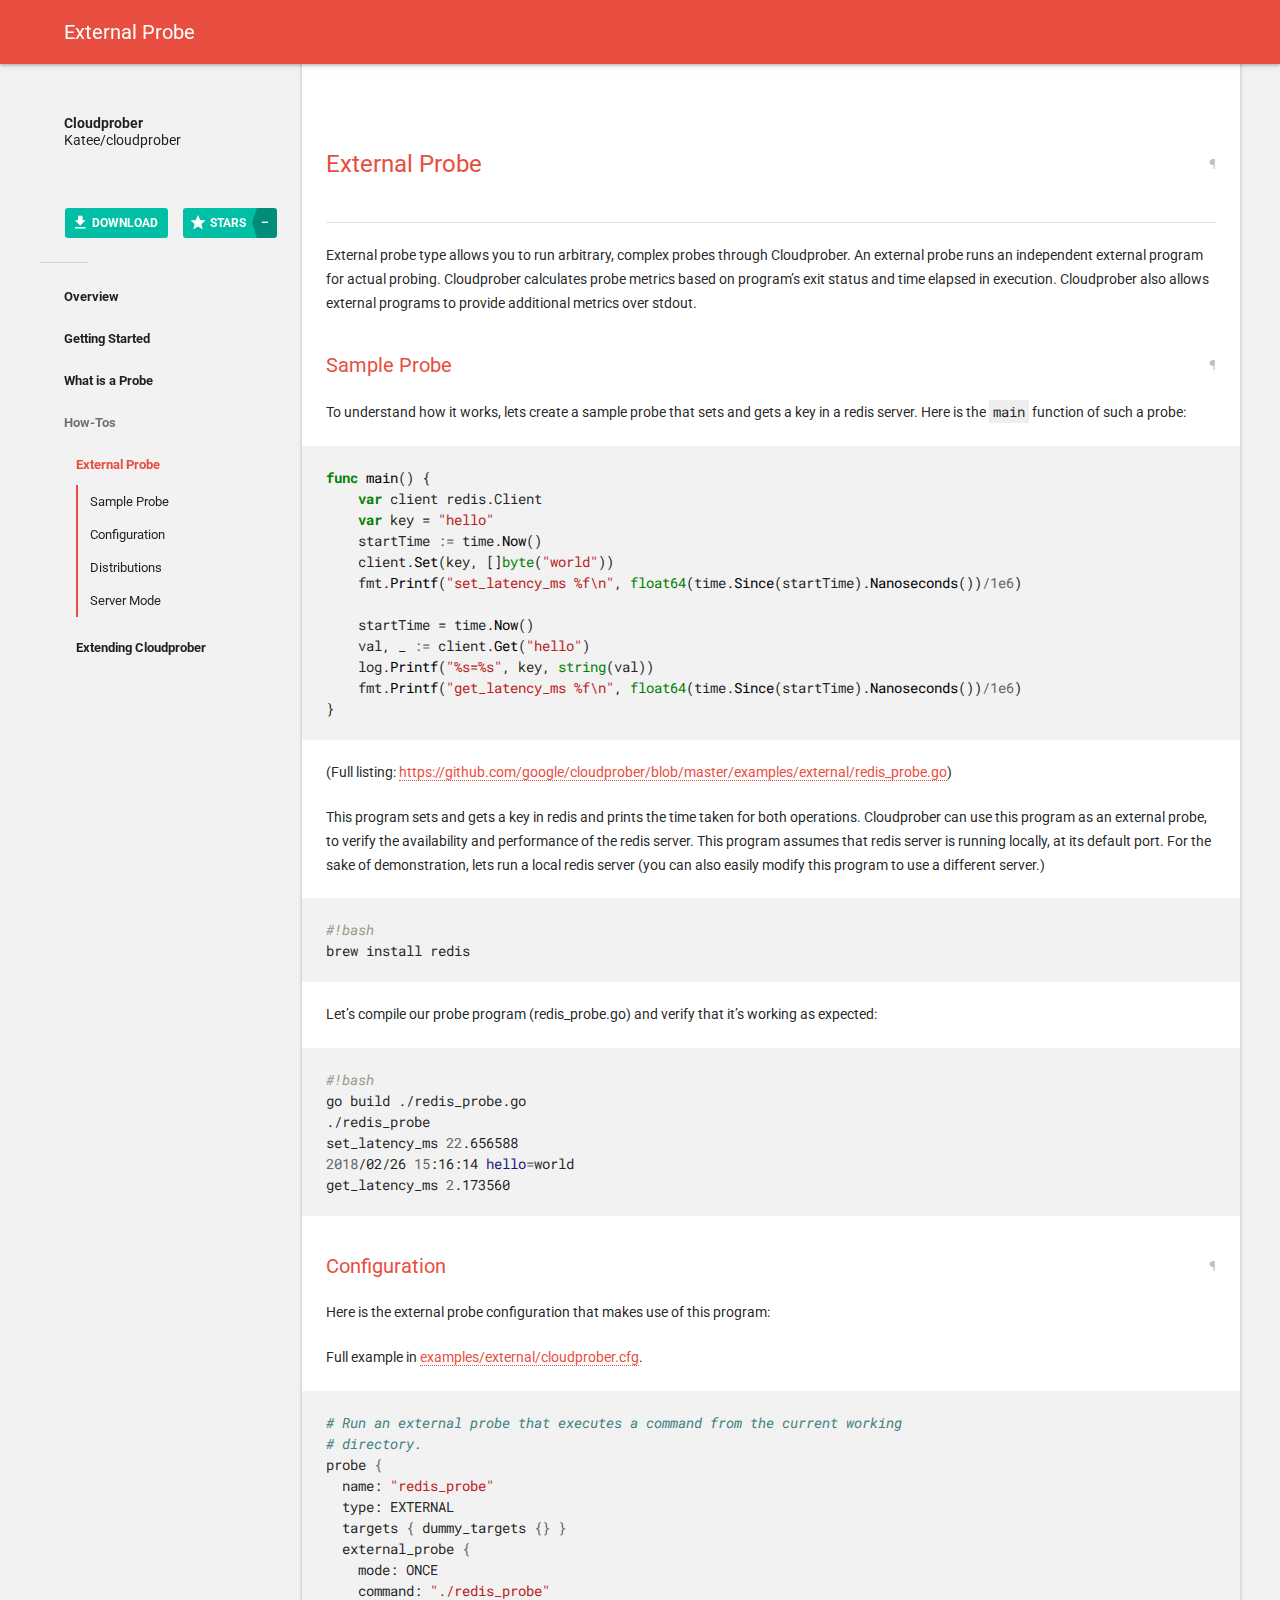
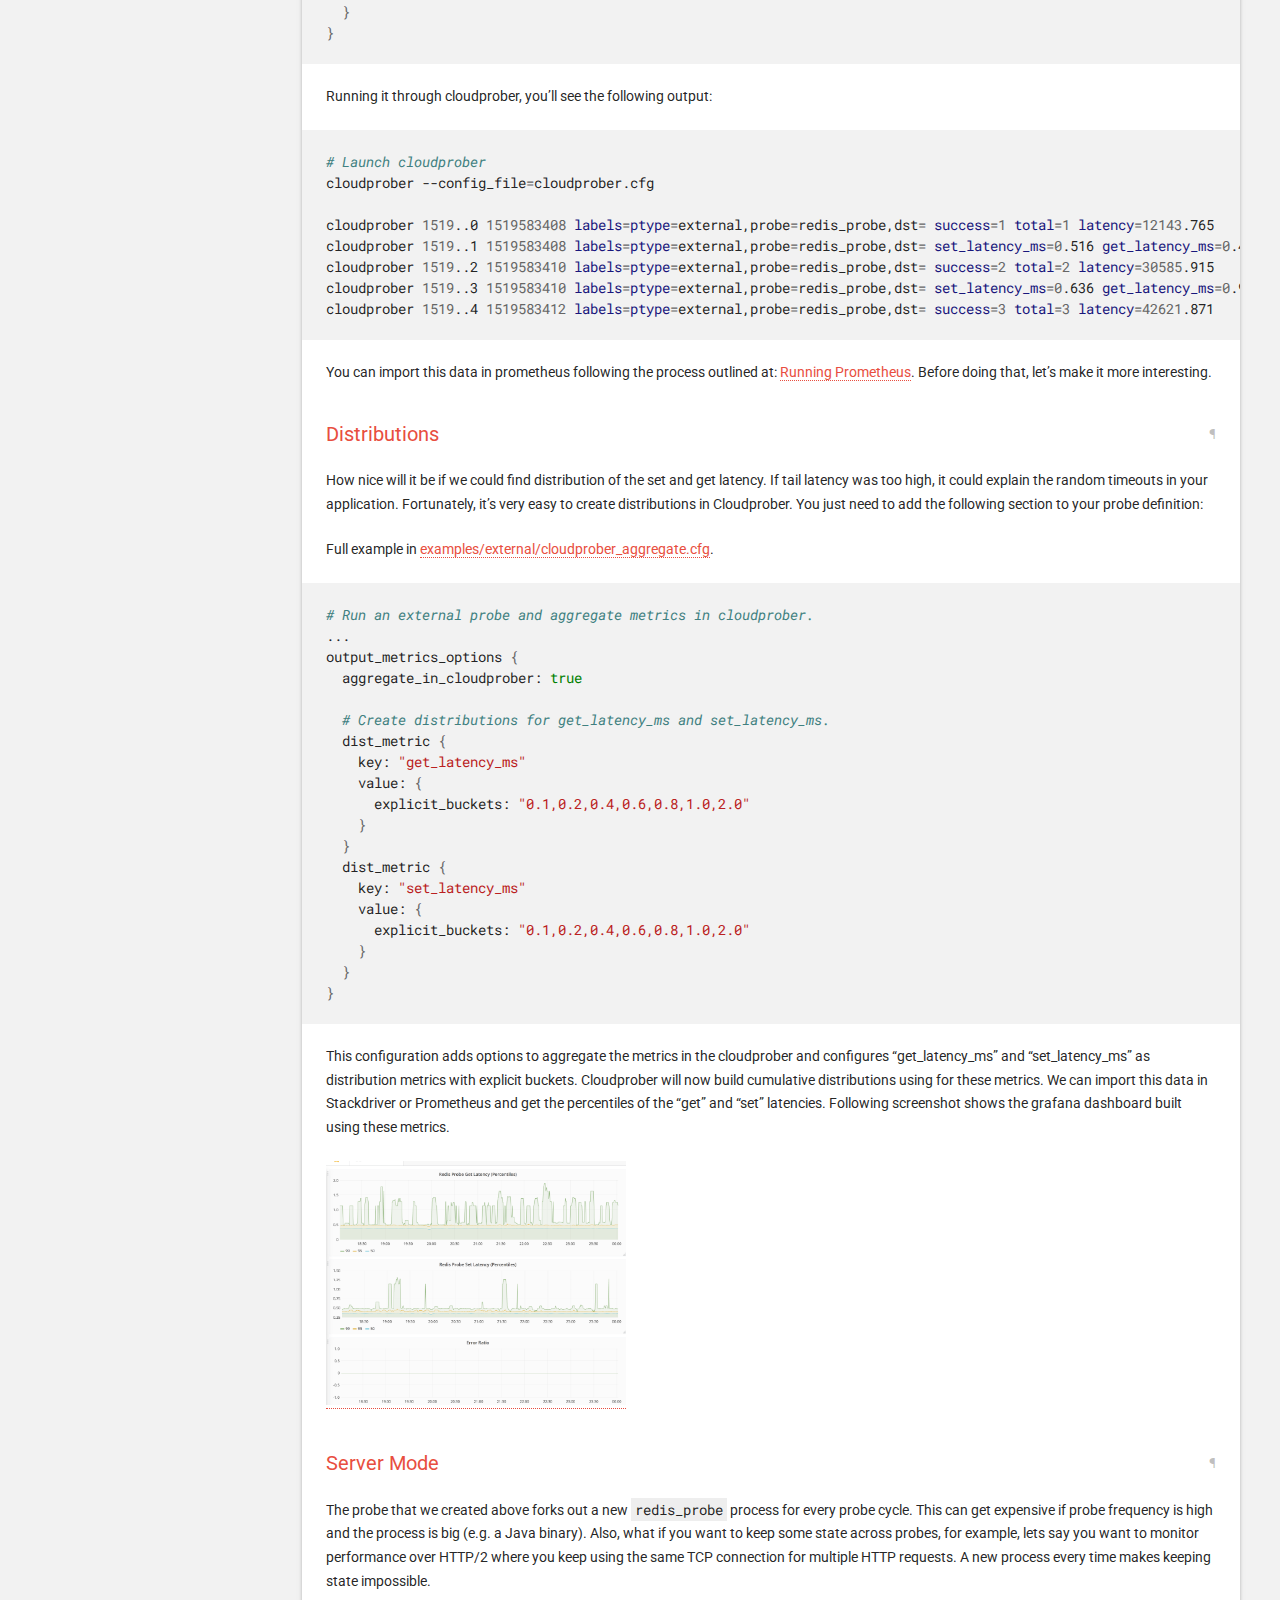
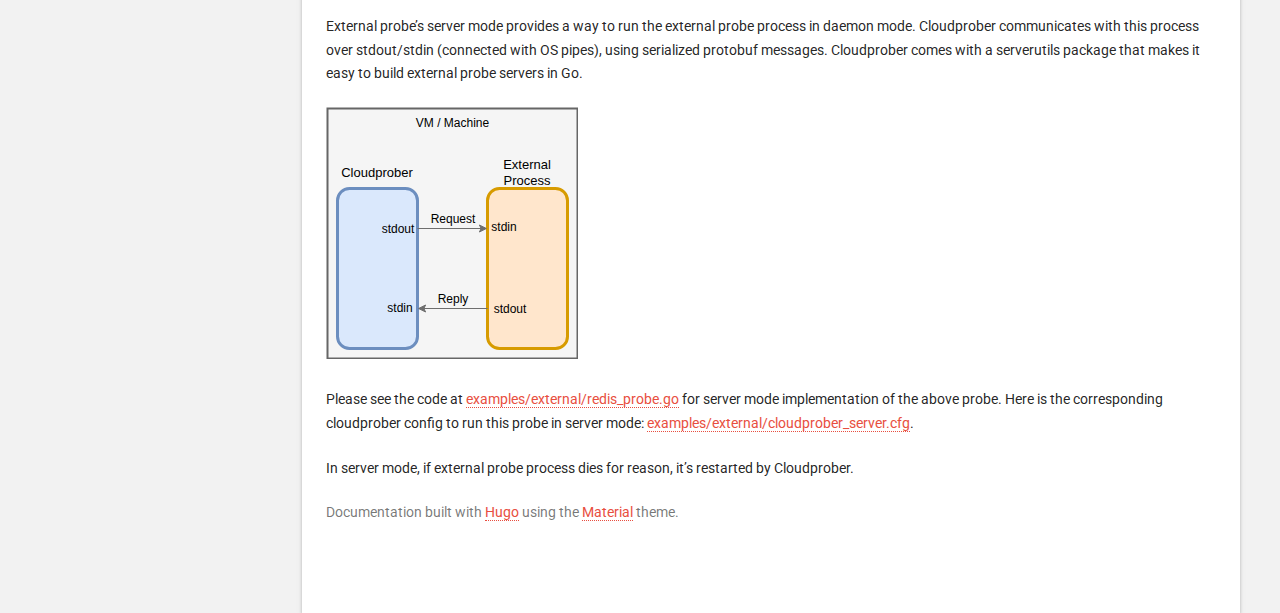
<file: how-to/external-probe/index.html>
<!DOCTYPE html>
  
  
  
  
   <html class="no-js"> 

  <head lang="en-us">
    <meta charset="utf-8">
    <meta name="viewport" content="width=device-width,user-scalable=no,initial-scale=1,maximum-scale=1">
    <meta http-equiv="X-UA-Compatible" content="IE=10" />
    <title>External Probe - Cloudprober</title>
    <meta name="generator" content="Hugo 0.54.0" />

    
    <link rel="canonical" href="https://katee.github.io/cloudprober/how-to/external-probe/">
    

    <meta property="og:url" content="https://katee.github.io/cloudprober/how-to/external-probe/">
    <meta property="og:title" content="Cloudprober">
    
    <meta name="apple-mobile-web-app-title" content="Cloudprober">
    <meta name="apple-mobile-web-app-capable" content="yes">
    <meta name="apple-mobile-web-app-status-bar-style" content="black-translucent">

    <link rel="shortcut icon" type="image/x-icon" href="https://katee.github.io/cloudprober/images/favicon.ico">
    <link rel="icon" type="image/x-icon" href="https://katee.github.io/cloudprober/images/favicon.ico">

    <style>
      @font-face {
        font-family: 'Icon';
        src: url('https://katee.github.io/cloudprober/fonts/icon.eot');
        src: url('https://katee.github.io/cloudprober/fonts/icon.eot')
               format('embedded-opentype'),
             url('https://katee.github.io/cloudprober/fonts/icon.woff')
               format('woff'),
             url('https://katee.github.io/cloudprober/fonts/icon.ttf')
               format('truetype'),
             url('https://katee.github.io/cloudprober/fonts/icon.svg')
               format('svg');
        font-weight: normal;
        font-style: normal;
      }
    </style>

    <link rel="stylesheet" href="https://katee.github.io/cloudprober/stylesheets/application.css">
    <link rel="stylesheet" href="https://katee.github.io/cloudprober/stylesheets/temporary.css">
    <link rel="stylesheet" href="https://katee.github.io/cloudprober/stylesheets/palettes.css">
    <link rel="stylesheet" href="https://katee.github.io/cloudprober/stylesheets/syntax.css">

    
    
    
    <link rel="stylesheet" href="//fonts.googleapis.com/css?family=Roboto:400,700|Roboto&#43;Mono">
    <style>
      body, input {
        font-family: 'Roboto', Helvetica, Arial, sans-serif;
      }
      pre, code {
        font-family: 'Roboto Mono', 'Courier New', 'Courier', monospace;
      }
    </style>

    
    <script src="https://katee.github.io/cloudprober/javascripts/modernizr.js"></script>

    

  </head>
  <body class=" ">



	
	


<div class="backdrop">
	<div class="backdrop-paper"></div>
</div>

<input class="toggle" type="checkbox" id="toggle-drawer">
<input class="toggle" type="checkbox" id="toggle-search">
<label class="toggle-button overlay" for="toggle-drawer"></label>

<header class="header">
	<nav aria-label="Header">
  <div class="bar default">
    <div class="button button-menu" role="button" aria-label="Menu">
      <label class="toggle-button icon icon-menu" for="toggle-drawer">
        <span></span>
      </label>
    </div>
    <div class="stretch">
      <div class="title">
        External Probe
      </div>
    </div>

    

    
    
        
  </div>
  <div class="bar search">
    <div class="button button-close" role="button" aria-label="Close">
      <label class="toggle-button icon icon-back" for="toggle-search"></label>
    </div>
    <div class="stretch">
      <div class="field">
        <input class="query" type="text" placeholder="Search" autocapitalize="off" autocorrect="off" autocomplete="off" spellcheck>
      </div>
    </div>
    <div class="button button-reset" role="button" aria-label="Search">
      <button class="toggle-button icon icon-close" id="reset-search"></button>
    </div>
  </div>
</nav>
</header>

<main class="main">
	<div class="drawer">
		<nav aria-label="Navigation">
  <a href="https://github.com/Katee/cloudprober" class="project">
    <div class="banner">
      
      <div class="name">
        <strong>Cloudprober </strong>
        
          <br>
          Katee/cloudprober
        
      </div>
    </div>
  </a>

  <div class="scrollable">
    <div class="wrapper">
      
        <ul class="repo">
          <li class="repo-download">
            <a href="https://github.com/Katee/cloudprober/archive/master.zip" target="_blank" title="Download" data-action="download">
              <i class="icon icon-download"></i> Download
            </a>
          </li>
          <li class="repo-stars">
            <a href="https://github.com/Katee/cloudprober/stargazers" target="_blank" title="Stargazers" data-action="star">
              <i class="icon icon-star"></i> Stars
              <span class="count">&ndash;</span>
            </a>
          </li>
        </ul>
        <hr>
      

      <div class="toc">
        
        <ul>
          




<li>
  
    



<a  title="Overview" href="https://katee.github.io/cloudprober/">
	
	Overview
</a>



  
</li>



<li>
  
    



<a  title="Getting Started" href="https://katee.github.io/cloudprober/getting-started/">
	
	Getting Started
</a>



  
</li>



<li>
  
    



<a  title="What is a Probe" href="https://katee.github.io/cloudprober/concepts/probe/">
	
	What is a Probe
</a>



  
</li>



<li>
  
    <span class="section">How-Tos</span>
    <ul>
      
        
        



<a class="current" title="External Probe" href="https://katee.github.io/cloudprober/how-to/external-probe/">
	
	External Probe
</a>


<ul id="scrollspy">
</ul>


      
        
        



<a  title="Extending Cloudprober" href="https://katee.github.io/cloudprober/how-to/extensions/">
	
	Extending Cloudprober
</a>



      
    </ul>
  
</li>


        </ul>
        

        
      </div>
    </div>
  </div>
</nav>

	</div>

	<article class="article">
		<div class="wrapper">
			<h1>External Probe </h1>

			

<p>External probe type allows you to run arbitrary, complex probes through
Cloudprober. An external probe runs an independent external program for actual
probing. Cloudprober calculates probe metrics based on program&rsquo;s exit status
and time elapsed in execution. Cloudprober also allows external programs to provide additional metrics over stdout.</p>

<h2 id="sample-probe">Sample Probe</h2>

<p>To understand how it works, lets create a sample probe that sets and gets a key
in a redis server. Here is the <code>main</code> function of such a probe:</p>

<div class="highlight"><pre class="chroma"><code class="language-go" data-lang="go"><span class="kd">func</span> <span class="nf">main</span><span class="p">()</span> <span class="p">{</span>
    <span class="kd">var</span> <span class="nx">client</span> <span class="nx">redis</span><span class="p">.</span><span class="nx">Client</span>
    <span class="kd">var</span> <span class="nx">key</span> <span class="p">=</span> <span class="s">&#34;hello&#34;</span>
    <span class="nx">startTime</span> <span class="o">:=</span> <span class="nx">time</span><span class="p">.</span><span class="nf">Now</span><span class="p">()</span>
    <span class="nx">client</span><span class="p">.</span><span class="nf">Set</span><span class="p">(</span><span class="nx">key</span><span class="p">,</span> <span class="p">[]</span><span class="nb">byte</span><span class="p">(</span><span class="s">&#34;world&#34;</span><span class="p">))</span>
    <span class="nx">fmt</span><span class="p">.</span><span class="nf">Printf</span><span class="p">(</span><span class="s">&#34;set_latency_ms %f\n&#34;</span><span class="p">,</span> <span class="nb">float64</span><span class="p">(</span><span class="nx">time</span><span class="p">.</span><span class="nf">Since</span><span class="p">(</span><span class="nx">startTime</span><span class="p">).</span><span class="nf">Nanoseconds</span><span class="p">())</span><span class="o">/</span><span class="mf">1e6</span><span class="p">)</span>

    <span class="nx">startTime</span> <span class="p">=</span> <span class="nx">time</span><span class="p">.</span><span class="nf">Now</span><span class="p">()</span>
    <span class="nx">val</span><span class="p">,</span> <span class="nx">_</span> <span class="o">:=</span> <span class="nx">client</span><span class="p">.</span><span class="nf">Get</span><span class="p">(</span><span class="s">&#34;hello&#34;</span><span class="p">)</span>
    <span class="nx">log</span><span class="p">.</span><span class="nf">Printf</span><span class="p">(</span><span class="s">&#34;%s=%s&#34;</span><span class="p">,</span> <span class="nx">key</span><span class="p">,</span> <span class="nb">string</span><span class="p">(</span><span class="nx">val</span><span class="p">))</span>
    <span class="nx">fmt</span><span class="p">.</span><span class="nf">Printf</span><span class="p">(</span><span class="s">&#34;get_latency_ms %f\n&#34;</span><span class="p">,</span> <span class="nb">float64</span><span class="p">(</span><span class="nx">time</span><span class="p">.</span><span class="nf">Since</span><span class="p">(</span><span class="nx">startTime</span><span class="p">).</span><span class="nf">Nanoseconds</span><span class="p">())</span><span class="o">/</span><span class="mf">1e6</span><span class="p">)</span>
<span class="p">}</span></code></pre></div>

<p>(Full listing: <a href="https://github.com/google/cloudprober/blob/master/examples/external/redis_probe.go">https://github.com/google/cloudprober/blob/master/examples/external/redis_probe.go</a>)</p>

<p>This program sets and gets a key in redis and prints the time taken for both operations. Cloudprober can use this program as an external probe, to verify
the availability and performance of the redis server. This program assumes that
redis server is running locally, at its default port. For the sake of demonstration, lets run a local redis server (you can also easily modify this program to use a different server.)</p>

<div class="highlight"><pre class="chroma"><code class="language-bash" data-lang="bash"><span class="cp">#!bash
</span><span class="cp"></span>brew install redis</code></pre></div>

<p>Let&rsquo;s compile our probe program (redis_probe.go) and verify that it&rsquo;s working
as expected:</p>

<div class="highlight"><pre class="chroma"><code class="language-bash" data-lang="bash"><span class="cp">#!bash
</span><span class="cp"></span>go build ./redis_probe.go
./redis_probe
set_latency_ms <span class="m">22</span>.656588
<span class="m">2018</span>/02/26 <span class="m">15</span>:16:14 <span class="nv">hello</span><span class="o">=</span>world
get_latency_ms <span class="m">2</span>.173560</code></pre></div>

<h2 id="configuration">Configuration</h2>

<p>Here is the external probe configuration that makes use of this program:</p>

<p>Full example in <a href="https://github.com/google/cloudprober/blob/master/examples/external/cloudprober.cfg">examples/external/cloudprober.cfg</a>.</p>

<div class="highlight"><pre class="chroma"><code class="language-shell" data-lang="shell"><span class="c1"># Run an external probe that executes a command from the current working</span>
<span class="c1"># directory.</span>
probe <span class="o">{</span>
  name: <span class="s2">&#34;redis_probe&#34;</span>
  type: EXTERNAL
  targets <span class="o">{</span> dummy_targets <span class="o">{}</span> <span class="o">}</span>
  external_probe <span class="o">{</span>
    mode: ONCE
    command: <span class="s2">&#34;./redis_probe&#34;</span>
  <span class="o">}</span>
<span class="o">}</span></code></pre></div>

<p>Running it through cloudprober, you&rsquo;ll see the following output:</p>

<div class="highlight"><pre class="chroma"><code class="language-bash" data-lang="bash"><span class="c1"># Launch cloudprober</span>
cloudprober --config_file<span class="o">=</span>cloudprober.cfg

cloudprober <span class="m">1519</span>..0 <span class="m">1519583408</span> <span class="nv">labels</span><span class="o">=</span><span class="nv">ptype</span><span class="o">=</span>external,probe<span class="o">=</span>redis_probe,dst<span class="o">=</span> <span class="nv">success</span><span class="o">=</span><span class="m">1</span> <span class="nv">total</span><span class="o">=</span><span class="m">1</span> <span class="nv">latency</span><span class="o">=</span><span class="m">12143</span>.765
cloudprober <span class="m">1519</span>..1 <span class="m">1519583408</span> <span class="nv">labels</span><span class="o">=</span><span class="nv">ptype</span><span class="o">=</span>external,probe<span class="o">=</span>redis_probe,dst<span class="o">=</span> <span class="nv">set_latency_ms</span><span class="o">=</span><span class="m">0</span>.516 <span class="nv">get_latency_ms</span><span class="o">=</span><span class="m">0</span>.491
cloudprober <span class="m">1519</span>..2 <span class="m">1519583410</span> <span class="nv">labels</span><span class="o">=</span><span class="nv">ptype</span><span class="o">=</span>external,probe<span class="o">=</span>redis_probe,dst<span class="o">=</span> <span class="nv">success</span><span class="o">=</span><span class="m">2</span> <span class="nv">total</span><span class="o">=</span><span class="m">2</span> <span class="nv">latency</span><span class="o">=</span><span class="m">30585</span>.915
cloudprober <span class="m">1519</span>..3 <span class="m">1519583410</span> <span class="nv">labels</span><span class="o">=</span><span class="nv">ptype</span><span class="o">=</span>external,probe<span class="o">=</span>redis_probe,dst<span class="o">=</span> <span class="nv">set_latency_ms</span><span class="o">=</span><span class="m">0</span>.636 <span class="nv">get_latency_ms</span><span class="o">=</span><span class="m">0</span>.994
cloudprober <span class="m">1519</span>..4 <span class="m">1519583412</span> <span class="nv">labels</span><span class="o">=</span><span class="nv">ptype</span><span class="o">=</span>external,probe<span class="o">=</span>redis_probe,dst<span class="o">=</span> <span class="nv">success</span><span class="o">=</span><span class="m">3</span> <span class="nv">total</span><span class="o">=</span><span class="m">3</span> <span class="nv">latency</span><span class="o">=</span><span class="m">42621</span>.871</code></pre></div>

<p>You can import this data in prometheus following the process outlined at:
<a href="https://katee.github.io/cloudprober/getting-started/#running-prometheus">Running Prometheus</a>. Before doing that, let&rsquo;s make it more interesting.</p>

<h2 id="distributions">Distributions</h2>

<p>How nice will it be if we could find distribution of the set and get latency. If tail latency was too high, it could explain the random timeouts in your application. Fortunately, it&rsquo;s very easy to create distributions in Cloudprober. You just need to add the following section to your probe definition:</p>

<p>Full example in <a href="https://github.com/google/cloudprober/blob/master/examples/external/cloudprober_aggregate.cfg">examples/external/cloudprober_aggregate.cfg</a>.</p>

<div class="highlight"><pre class="chroma"><code class="language-shell" data-lang="shell"><span class="c1"># Run an external probe and aggregate metrics in cloudprober.</span>
...
output_metrics_options <span class="o">{</span>
  aggregate_in_cloudprober: <span class="nb">true</span>

  <span class="c1"># Create distributions for get_latency_ms and set_latency_ms.</span>
  dist_metric <span class="o">{</span>
    key: <span class="s2">&#34;get_latency_ms&#34;</span>
    value: <span class="o">{</span>
      explicit_buckets: <span class="s2">&#34;0.1,0.2,0.4,0.6,0.8,1.0,2.0&#34;</span>
    <span class="o">}</span>
  <span class="o">}</span>
  dist_metric <span class="o">{</span>
    key: <span class="s2">&#34;set_latency_ms&#34;</span>
    value: <span class="o">{</span>
      explicit_buckets: <span class="s2">&#34;0.1,0.2,0.4,0.6,0.8,1.0,2.0&#34;</span>
    <span class="o">}</span>
  <span class="o">}</span>
<span class="o">}</span></code></pre></div>

<p>This configuration adds options to aggregate the metrics in the cloudprober and configures &ldquo;get_latency_ms&rdquo; and &ldquo;set_latency_ms&rdquo; as distribution metrics with explicit buckets. Cloudprober will now build cumulative distributions using
for these metrics. We can import this data in Stackdriver or Prometheus and get the percentiles of the &ldquo;get&rdquo; and &ldquo;set&rdquo; latencies. Following screenshot shows the
grafana dashboard built using these metrics.</p>

<p><a href="https://katee.github.io/cloudprober/diagrams/redis_probe_screenshot.png"><img style="float: center;" width=300px src="https://katee.github.io/cloudprober/diagrams/redis_probe_screenshot.png"></a></p>

<h2 id="server-mode">Server Mode</h2>

<p>The probe that we created above forks out a new <code>redis_probe</code> process for every
probe cycle. This can get expensive if probe frequency is high and the process is big (e.g. a Java binary). Also, what if you want to keep some state across probes, for example, lets say you want to monitor performance over HTTP/2 where you keep using the same TCP connection for multiple HTTP requests. A new process
every time makes keeping state impossible.</p>

<p>External probe&rsquo;s server mode provides a way to run the external probe process in daemon mode. Cloudprober communicates with this process over stdout/stdin (connected with OS pipes), using serialized protobuf messages. Cloudprober comes with a serverutils package that makes it easy to build external probe servers in Go.</p>

<p><img src="https://katee.github.io/cloudprober/diagrams/external_probe_server.svg" alt="External Probe Server" /></p>

<p>Please see the code at
<a href="https://github.com/google/cloudprober/blob/master/examples/external/redis_probe.go">examples/external/redis_probe.go</a> for server mode implementation of the above probe. Here is the corresponding
cloudprober config to run this probe in server mode: <a href="https://github.com/google/cloudprober/blob/master/examples/external/cloudprober_server.cfg">examples/external/cloudprober_server.cfg</a>.</p>

<p>In server mode, if external probe process dies for reason, it&rsquo;s restarted by Cloudprober.</p>


			<aside class="copyright" role="note">
				
				Documentation built with
				<a href="https://www.gohugo.io" target="_blank">Hugo</a>
				using the
				<a href="http://github.com/digitalcraftsman/hugo-material-docs" target="_blank">Material</a> theme.
			</aside>

			<footer class="footer">
				
			</footer>
		</div>
	</article>

	<div class="results" role="status" aria-live="polite">
		<div class="scrollable">
			<div class="wrapper">
				<div class="meta"></div>
				<div class="list"></div>
			</div>
		</div>
	</div>
</main>

    <script>
    
      var base_url = 'https:\/\/katee.github.io\/cloudprober\/';
      var repo_id  = 'Katee\/cloudprober';
    
    </script>

    <script src="https://katee.github.io/cloudprober/javascripts/application.js"></script>
    

    <script>
      /* Add headers to scrollspy */
      var headers   = document.getElementsByTagName("h2");
      var scrollspy = document.getElementById('scrollspy');

      if(scrollspy) {
        if(headers.length > 0) {
          for(var i = 0; i < headers.length; i++) {
            var li = document.createElement("li");
            li.setAttribute("class", "anchor");

            var a  = document.createElement("a");
            a.setAttribute("href", "#" + headers[i].id);
            a.setAttribute("title", headers[i].innerHTML);
            a.innerHTML = headers[i].innerHTML;

            li.appendChild(a)
            scrollspy.appendChild(li);
          }
        } else {
          scrollspy.parentElement.removeChild(scrollspy)
        }


        /* Add permanent link next to the headers */
        var headers = document.querySelectorAll("h1, h2, h3, h4, h5, h6");

        for(var i = 0; i < headers.length; i++) {
            var a = document.createElement("a");
            a.setAttribute("class", "headerlink");
            a.setAttribute("href", "#" + headers[i].id);
            a.setAttribute("title", "Permanent link")
            a.innerHTML = "¶";
            headers[i].appendChild(a);
        }
      }
    </script>

    
      <script>
        (function(i,s,o,g,r,a,m){
          i['GoogleAnalyticsObject']=r;i[r]=i[r]||function(){(i[r].q=i[r].q||
          []).push(arguments)},i[r].l=1*new Date();a=s.createElement(o),
          m=s.getElementsByTagName(o)[0];a.async=1;a.src=g;
          m.parentNode.insertBefore(a,m)
        })(window, document,
          'script', '//www.google-analytics.com/analytics.js', 'ga');
         
        ga('create', 'UA-79661-8', 'auto');
        ga('set', 'anonymizeIp', true);
        ga('send', 'pageview');
         
        var buttons = document.querySelectorAll('a');
        Array.prototype.map.call(buttons, function(item) {
          if (item.host != document.location.host) {
            item.addEventListener('click', function() {
              var action = item.getAttribute('data-action') || 'follow';
              ga('send', 'event', 'outbound', action, item.href);
            });
          }
        });
         
        var query = document.querySelector('.query');
        query.addEventListener('blur', function() {
          if (this.value) {
            var path = document.location.pathname;
            ga('send', 'pageview', path + '?q=' + this.value);
          }
        });
      </script>
    
  </body>
</html>
</file>
